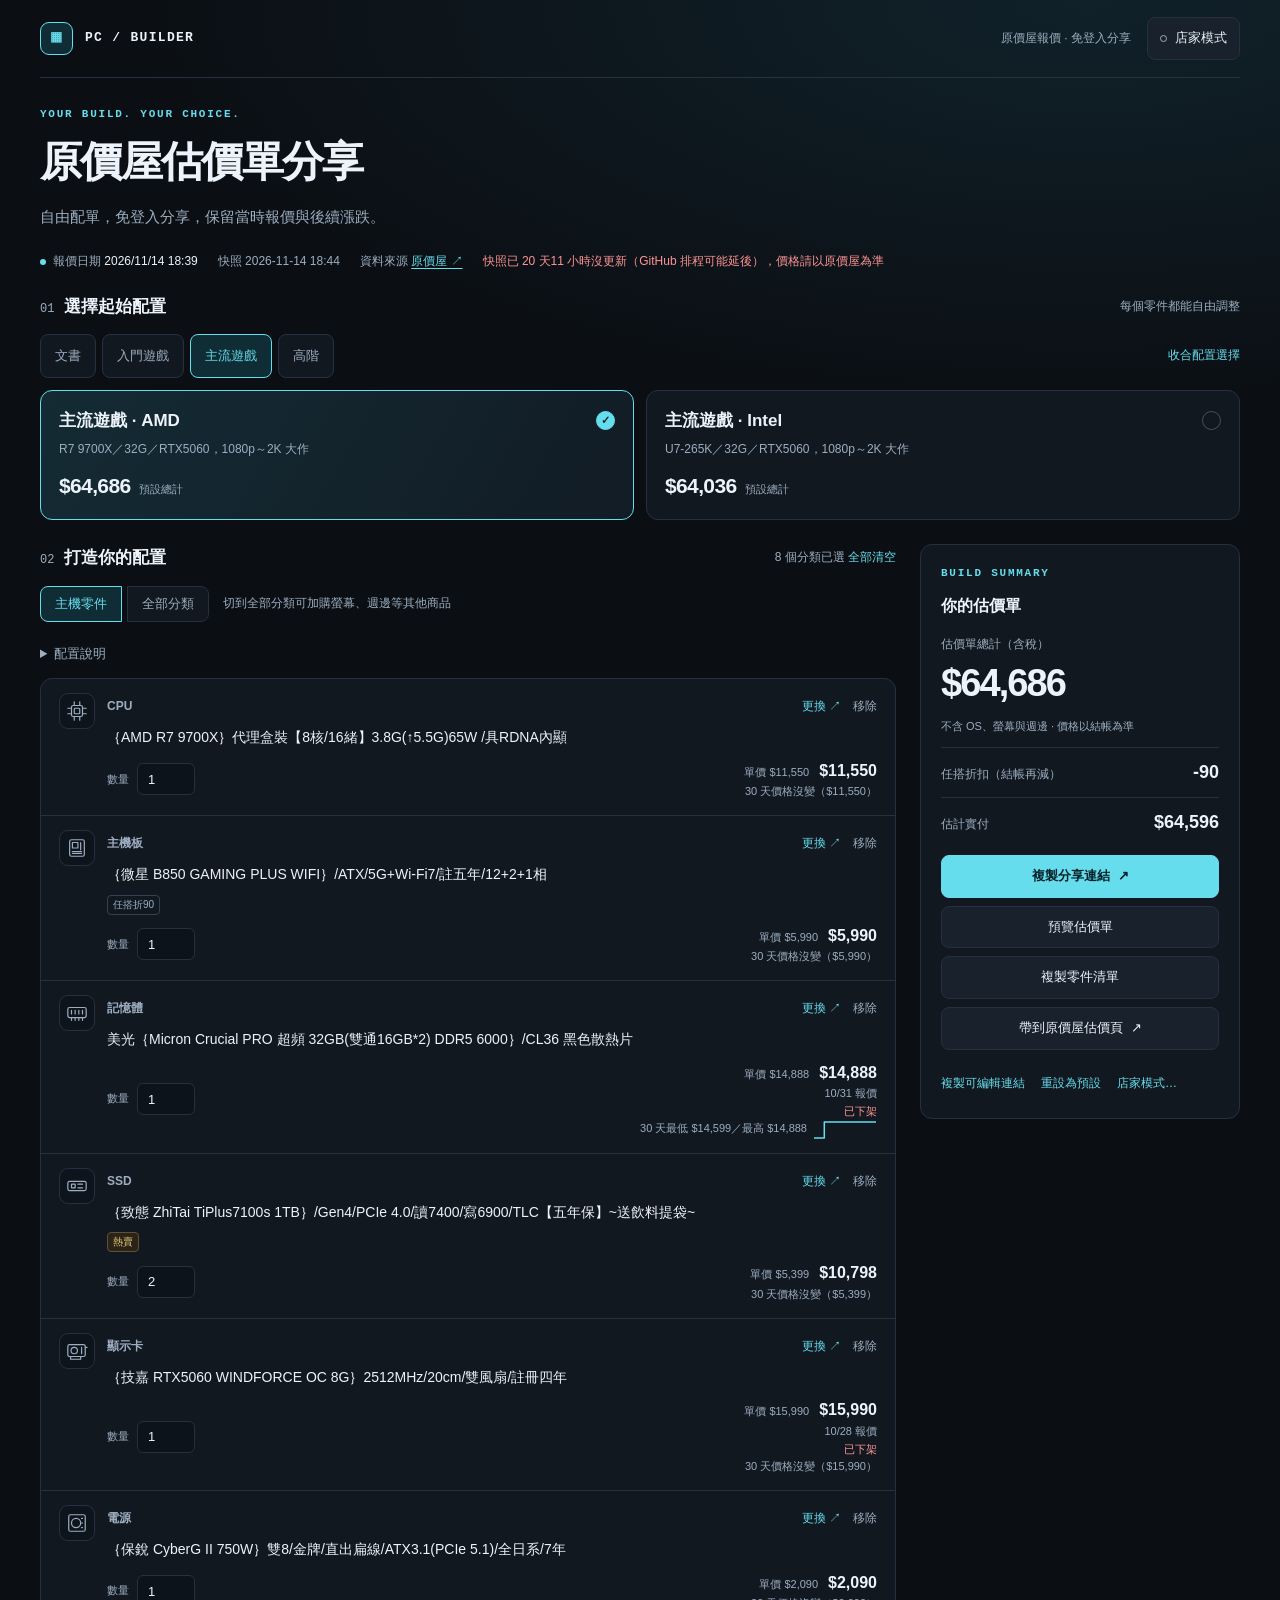
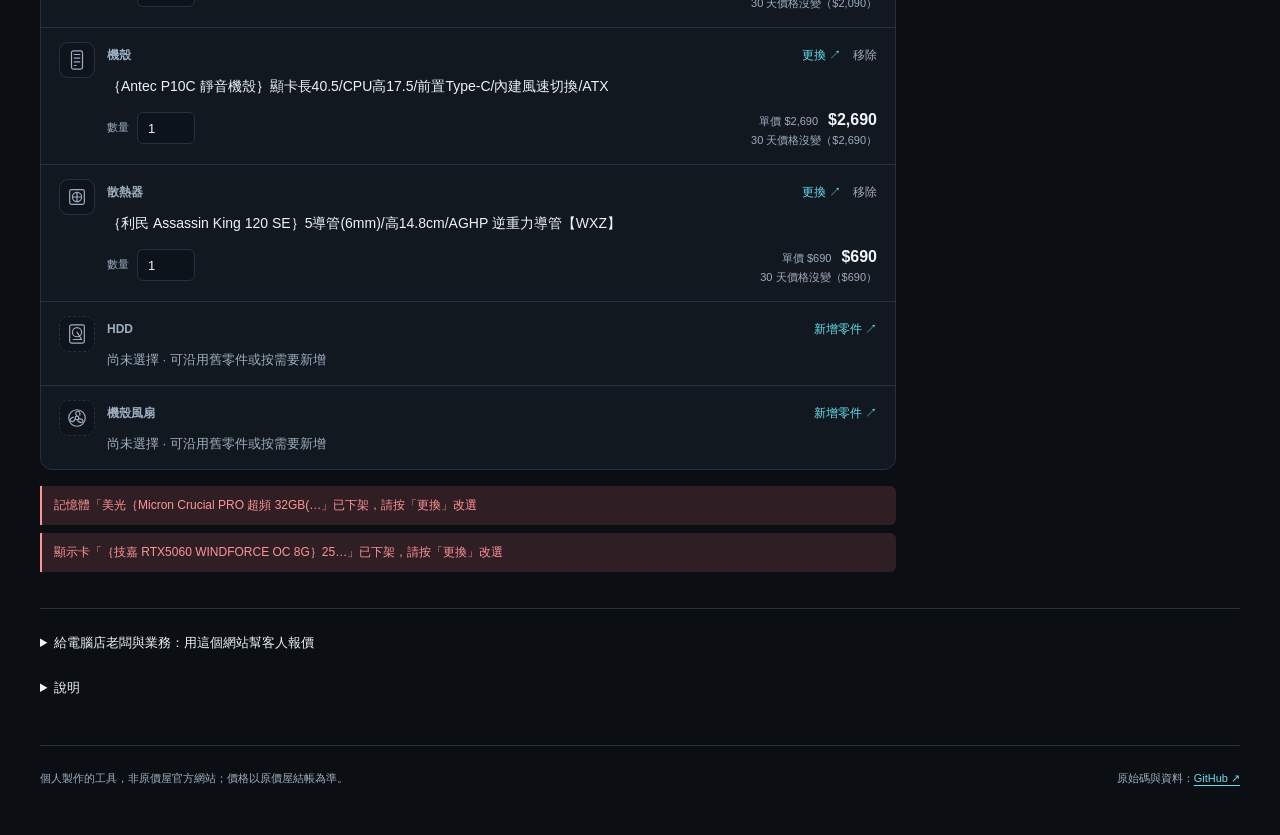
<file: docs/index.html>
<!DOCTYPE html>
<html lang="zh-Hant">
<head>
<meta charset="utf-8">
<meta name="viewport" content="width=device-width, initial-scale=1">
<title>原價屋估價單分享</title>
<meta name="description" content="用原價屋含稅報價配電腦：每個零件都能換，自動提示相容性；整張估價單存成一條連結，日後打開還看得到漲跌。">
<meta property="og:type" content="website">
<meta property="og:title" content="原價屋估價單分享">
<meta property="og:description" content="用原價屋含稅報價配電腦：每個零件都能換，自動提示相容性；整張估價單存成一條連結，日後打開還看得到漲跌。">
<meta property="og:url" content="https://pc.jakeuj.com/">
<meta property="og:site_name" content="原價屋估價單分享">
<meta property="og:locale" content="zh_TW">
<meta property="og:image" content="https://pc.jakeuj.com/social-preview-v1.png">
<meta property="og:image:width" content="1200">
<meta property="og:image:height" content="630">
<meta property="og:image:type" content="image/png">
<meta property="og:image:alt" content="原價屋估價單分享：自由選件、含稅計價，用連結保存完整電腦配置。">
<meta name="twitter:card" content="summary_large_image">
<meta name="twitter:title" content="原價屋估價單分享">
<meta name="twitter:description" content="自由選件、含稅計價，用一條連結保存報價與完整電腦配置。">
<meta name="twitter:image" content="https://pc.jakeuj.com/social-preview-v1.png">
<meta name="twitter:image:alt" content="原價屋估價單分享：自由選件、含稅計價，用連結保存完整電腦配置。">
<meta name="theme-color" content="#0b0f14">
<link rel="canonical" href="https://pc.jakeuj.com/">
<link rel="icon" href="favicon.ico" sizes="16x16 32x32 48x48 96x96">
<link rel="icon" href="favicon-96x96.png" type="image/png" sizes="96x96">
<link rel="icon" href="favicon.svg" type="image/svg+xml" sizes="any">
<link rel="apple-touch-icon" href="apple-touch-icon.png" sizes="180x180">
<link rel="manifest" href="site.webmanifest">
<link rel="stylesheet" href="builder.css?v=20261022-hist2">
</head>
<body>
<main class="wrap">
  <header class="topbar">
    <div class="brand"><span class="brand-mark" aria-hidden="true">▦</span>PC / BUILDER</div>
    <div class="topbar-end">
      <span class="topbar-note">原價屋報價 · 免登入分享</span>
      <button class="b store-entry" id="store-open" aria-haspopup="dialog"><span class="store-dot" aria-hidden="true"></span><span id="store-open-label">店家模式</span></button>
    </div>
  </header>
  <section class="hero" aria-labelledby="title">
    <p class="eyebrow">YOUR BUILD. YOUR CHOICE.</p>
    <h1 id="title">原價屋估價單分享</h1>
    <p class="lead" id="lead">自由配單，免登入分享，保留當時報價與後續漲跌。</p>
  </section>
  <div class="meta" id="meta" aria-live="polite">正在載入原價屋報價…</div>
  <section class="load-state" id="load-state" role="status">
    <h2 id="load-title">準備你的組裝清單</h2>
    <p id="load-message">正在讀取零件與預設配置，請稍候。</p>
    <button class="b" id="retry" hidden>重新載入報價</button>
  </section>
  <section class="sheet-view" id="sheet" aria-labelledby="sheet-title" hidden>
    <div class="sheet-actions" role="group" aria-label="估價單操作">
      <button class="b" id="sheet-edit"><span aria-hidden="true">←</span> 編輯這張估價單</button>
      <div class="sheet-actions-end">
        <button class="b" id="sheet-copy">複製估價單連結</button>
        <button class="b" id="sheet-print">列印／存成 PDF</button>
        <a class="b primary" id="sheet-coolpc" href="https://www.coolpc.com.tw/evaluate.php" target="_blank" rel="noopener" title="在新分頁開啟原價屋官方估價頁，預先選好這張單的品項與數量">帶到原價屋估價頁 <span aria-hidden="true">↗</span></a>
      </div>
    </div>
    <article class="sheet">
      <header class="sheet-head">
        <div>
          <p class="sheet-kicker" lang="en">QUOTATION</p>
          <h1 id="sheet-title" tabindex="-1">估價單</h1>
        </div>
        <p class="sheet-issuer" id="sheet-issuer"><strong id="sheet-site"></strong><span>原價屋含稅報價整理</span></p>
        <div class="sheet-store" id="sheet-store" hidden></div>
        <div class="sheet-qr" id="sheet-qr" hidden></div>
      </header>
      <dl class="sheet-meta" id="sheet-meta"></dl>
      <div class="sheet-top-total"><span id="sheet-top-label">合計（含稅）</span><strong id="sheet-top-total"></strong></div>
      <table class="sheet-table" role="table">
        <caption id="sheet-caption"></caption>
        <colgroup id="sheet-cols"><col class="c-item"><col><col class="c-qty"><col class="c-unit"><col class="c-sub"></colgroup>
        <thead role="rowgroup"><tr role="row" id="sheet-head-row">
          <th scope="col" role="columnheader">項目</th><th scope="col" role="columnheader">品名</th>
          <th scope="col" role="columnheader" class="num">數量</th><th scope="col" role="columnheader" class="num">單價</th><th scope="col" role="columnheader" class="num">小計</th>
        </tr></thead>
        <tbody id="sheet-rows" role="rowgroup"></tbody>
      </table>
      <dl class="sheet-totals" id="sheet-totals"></dl>
      <section class="sheet-notes" aria-labelledby="sheet-notes-title">
        <h2 id="sheet-notes-title">備註</h2>
        <ul id="sheet-notes"></ul>
      </section>
      <footer class="sheet-foot">
        <p id="sheet-disclaimer">本估價單依原價屋線上估價頁（www.coolpc.com.tw）的含稅報價整理，不是原價屋開立的正式報價；價格、庫存與優惠條件以原價屋結帳為準，任搭折扣於結帳時扣除。相容性提示依品名自動判讀，僅供參考。</p>
        <p id="sheet-made"></p>
      </footer>
    </article>
  </section>
  <div id="builder" hidden>
    <section aria-labelledby="preset-title">
      <div class="section-heading"><h2 id="preset-title" tabindex="-1"><span class="step">01</span>選擇起始配置</h2><span>每個零件都能自由調整</span></div>
      <div class="preset-summary" id="preset-summary">
        <div class="preset-current"><strong id="preset-name"></strong><span class="preset-state" id="preset-state"></span></div>
        <div class="preset-amount"><span>目前估價總計</span><strong id="preset-total"></strong></div>
        <button class="b" id="preset-toggle" aria-expanded="false" aria-controls="preset-options">更換配置</button>
      </div>
      <div id="preset-options">
        <div class="purpose-toolbar"><div class="purposes" id="purposes" role="group" aria-label="配置用途"></div><button class="text-button" id="preset-close">收合配置選擇</button></div>
        <div class="tabs" id="tabs" role="group" aria-label="起始配置"></div>
        <button class="b shared-return" id="shared-return" hidden>回到分享的估價單</button>
      </div>
    </section>
    <div class="workspace">
      <section class="parts-panel" aria-labelledby="parts-title">
        <div class="section-heading"><h2 id="parts-title"><span class="step">02</span>打造你的配置</h2><span><span id="part-count"></span> <button class="text-button" id="clear">全部清空</button></span></div>
        <div class="scope" id="scope" role="group" aria-label="零件範圍" hidden>
          <button class="scope-btn" id="scope-pc" aria-pressed="true">主機零件</button>
          <button class="scope-btn" id="scope-all" aria-pressed="false">全部分類</button>
          <span class="scope-hint" id="scope-hint"></span>
        </div>
        <details class="build-note" id="build-note"><summary>配置說明</summary><p class="note" id="bnote"></p></details>
        <p class="note" id="shared-note" hidden></p>
        <div class="chg" id="chg" hidden></div>
        <div class="chg diff" id="diff" hidden></div>
        <div class="parts" id="rows"></div>
        <section class="more" id="more" aria-labelledby="more-title" hidden>
          <div class="section-heading"><h2 id="more-title"><span class="step">03</span>其他商品</h2><span id="more-count"></span></div>
          <p class="note" id="more-note"></p>
          <div class="parts" id="more-rows"></div>
          <button class="b add-more" id="more-add">＋ 從全部分類新增商品</button>
        </section>
        <ul class="warns" id="warns" aria-label="相容性與購買條件提示"></ul>
        <section class="biz" id="biz" aria-labelledby="biz-title" hidden>
          <div class="section-heading"><h2 id="biz-title"><span class="step" id="biz-step">04</span>店家報價</h2><span id="biz-store"></span></div>
          <div class="biz-card" id="biz-edit">
            <div class="biz-row"><span>原價屋合計（含稅）</span><strong id="biz-quoted">–</strong></div>
            <label class="biz-field biz-price" for="biz-price"><span>本店價（整張單）</span>
              <input id="biz-price" type="text" inputmode="numeric" autocomplete="off" placeholder="留空 = 以原價屋合計" aria-describedby="biz-save">
            </label>
            <p class="biz-hint" id="biz-save"></p>
            <div class="biz-stale" id="biz-stale" hidden><p id="biz-stale-text"></p><button type="button" class="b" id="biz-keep">保留本店價</button></div>
            <fieldset class="biz-extras">
              <legend>服務與加價（填 0 顯示「免費」，折抵可填負數）</legend>
              <div id="biz-extras"></div>
              <div class="biz-chips" id="biz-chips" role="group" aria-label="新增服務">
                <button type="button" class="chip" data-name="組裝費">＋ 組裝費</button>
                <button type="button" class="chip" data-name="灌系統">＋ 灌系統</button>
                <button type="button" class="chip" data-name="運費">＋ 運費</button>
                <button type="button" class="chip" data-name="到府收送">＋ 到府收送</button>
                <button type="button" class="chip" data-name="">＋ 自訂</button>
              </div>
            </fieldset>
            <div class="biz-grid">
              <label class="biz-field" for="biz-cust"><span>客戶稱呼</span><input id="biz-cust" maxlength="20" autocomplete="off" placeholder="例如 王先生（只填稱呼）"></label>
              <label class="biz-field" for="biz-until"><span>報價有效期限</span><input id="biz-until" type="date"></label>
            </div>
            <label class="biz-field" for="biz-memo"><span>備註（顯示在估價單上） <small id="biz-memo-count"></small></span>
              <textarea id="biz-memo" maxlength="200" rows="3" placeholder="例如 含組裝測試、保固一年、交期 3 天"></textarea>
            </label>
            <label class="biz-check"><input type="checkbox" id="biz-hide"> 隱藏原價屋單價</label>
            <p class="biz-hint">估價單只列品項、本店價與服務；這只是畫面不顯示，連結與編輯畫面仍看得到原價屋價格。</p>
            <div class="biz-row biz-final"><span>本店合計</span><strong id="biz-final">–</strong></div>
          </div>
          <div class="biz-card" id="biz-view" hidden>
            <p id="biz-view-text"></p>
            <button type="button" class="b" id="biz-adopt" hidden>改用本店報價</button>
          </div>
        </section>
      </section>
      <aside class="summary-card" aria-labelledby="summary-title">
        <p class="eyebrow">BUILD SUMMARY</p>
        <h2 id="summary-title">你的估價單</h2>
        <div class="summary-label" id="total-label">估價單總計（含稅）</div>
        <div class="total" id="total" aria-live="polite">–</div>
        <p class="summary-footnote" id="footnote">不含 OS、螢幕與週邊 · 價格以結帳為準</p>
        <div class="summary-detail" id="refrow" hidden><span>原價屋合計（含稅）</span><strong id="ref">–</strong></div>
        <div class="summary-detail" id="nowrow" hidden><span id="nowlbl">以原價屋現價計</span><strong id="now">–</strong></div>
        <div class="summary-detail" id="offrow" hidden><span id="off-label">任搭折扣（結帳再減）</span><strong id="off">–</strong></div>
        <div class="summary-detail" id="netrow" hidden><span id="net-label">估計實付</span><strong id="net">–</strong></div>
        <div class="btns">
          <button class="b primary" id="share" title="複製唯讀估價單的連結；對方打開可列印，也能按「編輯這張估價單」改單">複製分享連結 <span aria-hidden="true">↗</span></button>
          <button class="b" id="preview">預覽估價單</button>
          <button class="b wide" id="copy">複製零件清單</button>
          <a class="b wide" id="coolpc" href="https://www.coolpc.com.tw/evaluate.php" target="_blank" rel="noopener" title="在新分頁開啟原價屋官方估價頁，預先選好這張單的品項與數量">帶到原價屋估價頁 <span aria-hidden="true">↗</span></a>
          <div class="summary-secondary">
            <button class="text-button" id="share-edit">複製可編輯連結</button>
            <button class="text-button" id="reset">重設為預設</button>
            <button class="text-button" id="requote" hidden>全部改用現價</button>
            <button class="b" id="live" hidden>更新最新報價</button>
            <button class="text-button" id="store-open-summary" aria-haspopup="dialog">店家模式…</button>
          </div>
        </div>
      </aside>
    </div>
  </div>

  <div class="info-card">
    <details open id="reqbox" hidden>
      <summary>遊戲官方系統需求</summary>
      <table class="req" id="req"></table>
      <p class="small" id="reqsrc"></p>
    </details>
    <details id="shopbox">
      <summary>給電腦店老闆與業務：用這個網站幫客人報價</summary>
      <ul class="small shop-points">
        <li>估價單抬頭換成你的店名、業務、電話與 LINE；客人在手機上點電話就能撥號、點 LINE 就能加好友。</li>
        <li>以原價屋含稅報價為基準，填一個「本店價」，估價單會列出比原價屋省多少；也可以勾選隱藏原價屋單價，只給客人看本店價。</li>
        <li>可以加組裝費、灌系統、運費、到府收送等服務（填 0 顯示「免費」），以及客戶稱呼、報價有效期限與備註；店家估價單不會出現「帶到原價屋估價頁」。</li>
        <li>不用註冊：店家資料只存在你的瀏覽器，分享估價單時才寫進連結。老闆設定一次，按「複製店家設定連結」傳給同事，同事打開確認後就能套用。</li>
      </ul>
      <button class="b" id="store-open-info" aria-haspopup="dialog">開啟店家模式</button>
    </details>
    <details>
      <summary>說明</summary>
      <ul class="small" id="notes">
        <li>價格為原價屋線上估價頁的<b>含稅價</b>，不含作業系統、螢幕、鍵盤滑鼠等週邊；原價屋購買整機組裝免費。</li>
        <li>標籤：<span class="flag cond">搭板專案</span> CPU 需與主機板同購才是此價；<span class="flag cond">組裝價 / 裝機價 / 限搭機</span> 需整機組裝才適用（買整機沒問題）；<span class="flag">任搭折N</span> 任搭其他商品再折 N 元，估價頁不會顯示、結帳才減；<span class="flag">下殺</span> 限時價。</li>
        <li>分享的估價單上的 ▲▼ 是「這張單的報價（分享當時的價格）」跟原價屋現價的差額；品名裡的「▼下殺到…」與下方的「價格異動」「下殺」「原價」是原價屋自己的近期調價標示，跟分享連結無關。</li>
        <li>相容性提示（腳位、DDR 世代、顯卡長度、散熱器高度、CPU 內顯、電源瓦數）是從品名自動判讀的，電源瓦數依顯示卡原廠建議值，僅供參考，下單前請再確認。</li>
        <li>零件旁的「30 天最低／最高」與小折線是從每小時快照整理的同型號價格變動，用來看最近是漲是跌、現在的價格算高還是低。搭板價、組裝價等條件價跟一般價分開記；同型號有代理／平輸多件時記最低那件並標「同型號最低款」；只記主機零件分類；30 天內沒變、或上架未滿 30 天，只寫文字不畫折線。</li>
        <li id="note-more" hidden>切到「全部分類」可以另外加購原價屋其他分類的商品（螢幕、鍵鼠、喇叭耳機、作業系統，或第二顆 SSD、散熱膏等），同一類可以加好幾件；選件面板可以選分類，也可以跨分類搜尋。</li>
        <li>「複製分享連結」會把整張估價單（品名、當時價格、日期）存進網址，打開是一張唯讀的估價單：可以列印或存成 PDF，任何時候打開都看得到當初的報價，並標出原價屋現價的漲跌與已下架品項（搭板、裝機價等優惠結束但同型號還在賣的，改跟同型號的現價比）。按「編輯這張估價單」就能改單，改過的品項以現價計，上方會列出跟分享時的內容比換了哪幾格、各差多少，再分享就是新的連結；「複製可編輯連結」打開直接是編輯畫面，「預覽估價單」可以先看看分享出去的樣子。</li>
        <li>分享連結從 2026/10/22 起會壓縮（網址較短），舊連結照樣能開；唯讀估價單右上角有這條連結的 QR Code，列印也會帶著，店家可以直接給客人掃。分享、預覽或打開過的估價單會記在這台裝置的「最近開過」（起始配置區的分頁，記的是快照連結，最多 30 筆，只存在你的瀏覽器，可清除），不用再翻聊天紀錄找連結。</li>
        <li>按「全部清空」可以從空白開始，只分享單一零件（例如只分享記憶體）；按「重設為預設」可以復原。</li>
        <li>「帶到原價屋估價頁」會在新分頁開啟原價屋官方估價頁，預先選好這張單的品項與數量，可以接著在那邊列印或聯絡原價屋。那邊一律是原價屋現價；已下架的品項不會帶入，搭板、裝機價等優惠結束的改帶同型號現行品項。</li>
        <li id="note-live">每小時自動抓取原價屋報價快照；預設配置的零件若下架，會保留原品項並標示「已下架」，請按「更換」改選。</li>
      </ul>
    </details>
  </div>
  <footer class="footer">
    <p>個人製作的工具，非原價屋官方網站；價格以原價屋結帳為準。</p>
    <p>原始碼與資料：<a id="repo" href="https://github.com/jakeuj/architect-pc-builder">GitHub ↗</a></p>
  </footer>
</main>
<div class="mobile-bar" id="mobile-bar" hidden>
  <div class="mobile-amount"><span class="summary-label" id="mobile-label">估價單總計（含稅）</span><strong class="mobile-total" id="mobile-total">–</strong><span class="mobile-net" id="mobile-net" hidden></span></div>
  <div class="mobile-actions">
    <button class="b" id="mobile-preview">預覽</button>
    <button class="b primary" id="mobile-share">複製分享連結 <span aria-hidden="true">↗</span></button>
  </div>
</div>
<dialog id="picker" aria-labelledby="picker-title">
  <div class="picker-shell">
    <header class="picker-header">
      <div class="picker-heading"><div><p class="eyebrow">FIND YOUR COMPONENT</p><h2 id="picker-title">選擇零件</h2></div><button class="b close-button" id="picker-close" aria-label="關閉選件面板">×</button></div>
      <p class="picker-current" id="picker-current"></p>
      <div class="picker-cat" id="picker-cat-wrap" hidden>
        <label class="search-label" for="picker-cat">分類</label>
        <select id="picker-cat"></select>
      </div>
      <label class="search-label" for="picker-search">搜尋品名或分類</label>
      <input type="search" id="picker-search" placeholder="例如 5060、B850、白" autocomplete="off">
      <div class="picker-filters">
        <label class="search-label">規格群組<select id="picker-group"><option value="">全部規格群組</option></select></label>
        <label class="search-label">排序<select id="picker-sort"><option value="source">原價屋順序</option><option value="price-asc">現價單價低到高</option><option value="price-desc">現價單價高到低</option></select></label>
      </div>
      <div class="picker-count" id="picker-count" role="status"></div>
      <p class="picker-delta-note">依目前數量計算，任搭折扣另計</p>
    </header>
    <div class="picker-results" id="picker-results"></div>
  </div>
</dialog>
<dialog id="store" aria-labelledby="store-title">
  <form class="store-shell" id="store-form" novalidate>
    <header class="picker-header">
      <div class="picker-heading"><div><p class="eyebrow">FOR SHOPS</p><h2 id="store-title">店家模式</h2></div><button type="button" class="b close-button" id="store-close" aria-label="關閉店家設定">×</button></div>
      <p class="store-intro">幫客人報價用：估價單抬頭換成你的店名與聯絡方式，可以填本店價、服務費、報價期限，也能隱藏原價屋單價。資料只存在這台裝置的瀏覽器，分享估價單時才會寫進連結。</p>
      <p class="store-import" id="store-import" hidden></p>
    </header>
    <div class="store-body">
      <label class="biz-field" for="store-name"><span>店名（必填）</span><input id="store-name" maxlength="30" autocomplete="organization" required></label>
      <label class="biz-field" for="store-rep"><span>業務姓名</span><input id="store-rep" maxlength="20" autocomplete="name"></label>
      <label class="biz-field" for="store-tel"><span>電話</span><input id="store-tel" type="tel" maxlength="24" autocomplete="tel" placeholder="例如 0912-345-678"></label>
      <label class="biz-field" for="store-line"><span>LINE ID</span><input id="store-line" maxlength="21" autocapitalize="off" autocomplete="off" spellcheck="false" placeholder="例如 abc123，官方帳號 @abc123"></label>
      <label class="biz-field" for="store-addr"><span>地址</span><input id="store-addr" maxlength="60" autocomplete="street-address"></label>
      <label class="biz-field" for="store-tag"><span>標語／服務項目</span><input id="store-tag" maxlength="40" placeholder="例如 組裝・維修・到府收送"></label>
      <label class="biz-check"><input type="checkbox" id="store-on"> 啟用店家模式</label>
      <p class="store-error" id="store-error" role="alert"></p>
    </div>
    <footer class="store-actions">
      <button type="submit" class="b primary" id="store-save">儲存</button>
      <button type="button" class="b" id="store-cancel">取消</button>
      <button type="button" class="text-button" id="store-share">複製店家設定連結（給同事）</button>
      <button type="button" class="text-button remove" id="store-clear">清除這台裝置的店家資料</button>
    </footer>
  </form>
</dialog>
<div id="toast" role="status" aria-live="polite"></div>

<script src="coolpc-live.js?v=20261022-hist2"></script>
<script src="builder-ui.js?v=20261022-hist2"></script>
<script>
(async function(){
  const $ = s => document.querySelector(s);
  const fmt = n => n.toLocaleString('zh-Hant-TW');
  const arrow = n => (n > 0 ? '▲' : '▼') + fmt(Math.abs(n));
  const esc = s => String(s).replace(/[&<>"']/g, c => ({ '&': '&amp;', '<': '&lt;', '>': '&gt;', '"': '&quot;', "'": '&#39;' })[c]);
  const C = CoolPC, U = BuilderUI;
  // 檢視模式的連結先藏起首頁簡介，載入時不會閃一下；最後由 applyMode() 決定
  document.body.classList.toggle('view-mode', C.readLink(location.hash).view);
  $('#retry').onclick = () => location.reload();
  const response = await fetch('data.json?' + Date.now());
  if (!response.ok) throw new Error('HTTP ' + response.status);
  const D = await response.json();
  if (!D.categories || !Array.isArray(D.slots) || !D.builds?.length) throw new Error('報價資料格式不完整');
  let CAT = D.categories;          // 現行型錄；即時更新時整個換掉
  let IDX = C.indexCatalog(CAT);   // 分類 + 品名 -> 品項 (option id 每次抓價都會變，不能當鍵)
  // 全部分類：補集 (data-more.json，或即時模式下的現頁) 併進主機型錄 = 完整型錄，只給其他商品用，需要時才載入
  let ALL = null, IDXA = null, lastParsed = null, morePromise = null, ready = false;
  // 主機格只跟主機型錄比 (加回剔除的群組不影響型號對照)；其他商品 (x) 跟完整型錄比
  const find = r => r.x ? (IDXA ? C.reconcile(r, IDXA) : { item: null, how: null }) : C.reconcile(r, IDX);
  // 列跟現行型錄比：dv = 現價 − 鎖定的報價 (分享當時的價格)；it 為 null = 已下架 (alts = 同型號但挑不出唯一一件)
  // how === 'variant'：同型號還在賣但價格條件變了 (搭板優惠結束…)，it 是同型號現行那件，note 說明怎麼變
  const cmp = r => { const { item: it, how, alts } = find(r); return { it, how, alts, dv: it && r.pin ? it.price - r.pin.price : 0, note: how === 'variant' ? C.condNote(r.name, it.name) : '' }; };
  // 價格歷史 (history.json，build_site.py 產出：分類|型號 -> 價格變動紀錄)：主畫面畫好後背景載入，載入前或沒資料時不顯示
  let HIST = null;
  const histOf = (cat, name) => { const k = HIST && U.historyKey(cat, name); return k && HIST[k] ? U.historyStats(HIST[k], U.isoOfQD(SRC.quote_date)) : null; };
  // 小字「30 天最低／最高」+ 迷你折線 (builder-ui.js)；price = 這件的現價，跟紀錄值不同 (同型號多件：代理 / 平輸，紀錄的是最低那件) 時標「同型號最低款」
  // 視窗內才上架的型號 (since < 30) 寫「上架 N 天」，不說「30 天沒變」
  // histHtml 只放一個帶 data-* 的佔位 span，內容由 fillHist 填：history.json 還沒載好就先空著，載好後只填 span、不重畫卡片 (焦點不會掉)
  const histHtml = (cat, name, price) => `<span class="d hist" data-cat="${cat}" data-name="${esc(name)}"${price != null ? ` data-price="${price}"` : ''}></span>`;
  function histText(cat, name, price){
    const s = histOf(cat, name); if (!s) return '';
    const who = price != null && price !== s.last ? '同型號最低款：' : '';
    const span = s.since < s.days ? (s.since ? `上架 ${s.since} 天` : '今天上架') : '30 天';
    return `${who}${s.flat ? `${span}${s.since < s.days ? '，' : ''}價格沒變（$${fmt(s.min)}）` : `${span}${s.since < s.days ? '：' : ''}最低 $${fmt(s.min)}／最高 $${fmt(s.max)}${U.sparkline(s)}`}`;
  }
  function fillHist(root){
    if (!HIST) return;
    for (const el of root.querySelectorAll('.hist[data-name]')) {
      const text = histText(+el.dataset.cat, el.dataset.name, el.dataset.price == null ? null : +el.dataset.price);
      if (text) el.innerHTML = text; else el.remove();   // 沒資料不留空行
      el.removeAttribute('data-name');
    }
  }
  // 第一次進編輯畫面才載 (唯讀估價單不顯示歷史)；不加 ?時間戳：GitHub Pages 的 CDN 不看 query，加了只會讓瀏覽器永遠不能用快取與 ETag
  let histLoading = false;
  async function loadHistory(){
    if (HIST || histLoading || mode !== 'edit') return;
    histLoading = true;
    try {
      const r = await fetch('history.json'); if (!r.ok) return;
      const h = await r.json(); if (!h || typeof h !== 'object' || Array.isArray(h)) return;
      HIST = h;
      fillHist(document);
    } catch (e) { console.warn('價格歷史載入失敗：', e); }
  }

  // 目前型錄來源：快照 (data.json) 或即時抓取
  const SRC = { live: false, quote_date: D.quote_date, at: D.generated.slice(0,16).replace('T',' ') };
  function meta(status){
    $('#meta').innerHTML = `<span><i class="source-dot" aria-hidden="true"></i>報價日期 <b>${esc(SRC.quote_date)}</b></span><span>${SRC.live ? '即時抓取' : '快照'} ${esc(SRC.at)}</span><span>資料來源 <a href="${esc(D.source)}" target="_blank" rel="noopener">原價屋 ↗</a></span>` + (status ? `<span>${status}</span>` : '') + staleNote();
  }
  // 快照超過 24 小時沒更新 (generated 在內容沒變時沿用上次值，報價一天通常變 1～2 次，門檻太低會誤報)；即時模式不提示
  function staleNote(){
    const h = SRC.live ? null : U.snapshotAgeHours(D.generated);
    return h != null && h >= 24 ? `<span class="stale">快照已 ${Math.floor(h / 24)} 天${Math.floor(h % 24)} 小時沒更新（GitHub 排程可能延後），價格請以原價屋為準</span>` : '';
  }
  meta();
  $('#repo').href = D.repo || '#';
  document.title = D.title; $('#title').textContent = D.title;
  if (D.subtitle) { $('#lead').textContent = D.subtitle; $('#lead').hidden = false; }
  for (const n of [...(D.notes || [])].reverse()) $('#notes').insertAdjacentHTML('afterbegin', `<li>${n}</li>`);

  // 遊戲需求
  if (D.game) {
    $('#reqbox').hidden = false;
    const keys = Object.keys(D.game.min || {});
    $('#req').innerHTML = '<tr><th></th><th>最低配備</th><th>建議配備</th></tr>' + keys.map(k => `<tr><th>${k}</th><td>${D.game.min[k]}</td><td>${(D.game.rec || {})[k] || ''}</td></tr>`).join('');
    $('#reqsrc').innerHTML = `來源：<a href="${D.game.url}" target="_blank" rel="noopener">${D.game.name} 官方頁面</a>`;
  } else { $('#reqbox').hidden = true; }

  // ---- 估價單 ----
  // 分頁 tab = {kind: 'preset' | 'shared', key, label, sub, note, d?, base?, raw?, rows, more, issuer, biz, orig: {rows, more, biz, issuer}}
  // rows = {slot: row | null}；more = [row] 其他商品 (全部分類，可多件)；row = {cat, name, qty, pin, x?}
  //   pin = {price, d} 鎖定的報價 (分享連結的每一列、已下架的預設品項)；null = 跟著現行型錄的價格
  //   x = 其他商品的列 (跟完整型錄對照)
  // issuer = 分享連結帶來的店家；biz = 店家報價 (見 coolpc-live.js normBiz)，每個分頁各自一份
  const mkRow = (cat, name, qty, pin, x) => x ? { cat, name, qty, pin: pin || null, x: true } : { cat, name, qty, pin: pin || null };
  const clone = o => JSON.parse(JSON.stringify(o));
  const rowsDirty = t => JSON.stringify({ rows: t.rows, more: t.more }) !== JSON.stringify({ rows: t.orig.rows, more: t.orig.more });
  const bizDirty = t => JSON.stringify(C.normBiz(t.biz)) !== JSON.stringify(C.normBiz(t.orig.biz));
  const dirty = t => rowsDirty(t) || bizDirty(t);

  // ---- 店家模式：本機店家資料 profile = {on, name, rep, tel, line, addr, tag}，只存在這台裝置 ----
  // 自己的單 (owned) 才能填店家報價；別家店的單維持原店家，分享時 issuerFor 決定估價單抬頭
  const STORE_LS = 'coolpc.store';
  let profile = null;
  try { const p = JSON.parse(localStorage.getItem(STORE_LS) || 'null'), s = C.cleanStore(p); if (s) profile = { on: !!p.on, ...s }; } catch (e) {}
  const storeOn = () => U.storeOn(profile);
  const owned = t => U.owned(profile, t);
  const issuerFor = t => U.issuerFor(profile, t);
  const sameIssuer = (a, b) => JSON.stringify(C.cleanStore(a)) === JSON.stringify(C.cleanStore(b));
  const allRows = s => [...Object.values(s.rows).filter(Boolean), ...s.more];  // s = 分頁或其 orig
  const MAX_MORE = 40;
  const MORE = D.more ? { key: '+', label: '其他商品', cats: D.more.cats.map(c => c.id), multi: true } : null;
  const catName = id => { const c = (D.more && D.more.cats.find(x => x.id === id)) || CAT[id]; return c ? c.name.split('｜')[0] : '分類 ' + id; };
  // 估價單上的每一列 (主機格依欄位順序，再接其他商品)：{slot, label, r}
  const entries = t => [...D.slots.filter(s => t.rows[s.key]).map(s => ({ slot: s.key, label: s.label, r: t.rows[s.key] })),
    ...t.more.map(r => ({ slot: '+', label: catName(r.cat), r }))];
  const shortDate = s => { const m = String(s).match(/\d{4}\/(\d{1,2}\/\d{1,2})/); return m ? m[1] : s; };

  const tabs = [];
  for (const b of D.builds) {
    const rows = {};
    for (const s of D.slots) { const it = b.items[s.key];
      rows[s.key] = it ? mkRow(it.cat, it.name, it.qty || 1, it.gone ? { price: it.price, d: it.d || D.quote_date } : null) : null; }
    const [label, sub] = b.name.split(' — ');
    tabs.push({ kind: 'preset', key: b.key, label, sub: sub || '', note: b.note, purpose: b.purpose, platform: b.platform, rows, more: [], issuer: null, biz: null,
      orig: clone({ rows, more: [], biz: null, issuer: null }) });
  }
  const presets = tabs.slice();

  // ---- 最近開過的估價單：分享或預覽時存這台裝置的 localStorage (最多 30 筆，不上伺服器)，起始配置區的「最近開過」分頁可一鍵開回 ----
  const RECENT_LS = 'coolpc.recent';
  let recent = [];
  try { recent = U.recentClean(JSON.parse(localStorage.getItem(RECENT_LS) || '[]')); } catch (e) {}
  function rememberRecent(hash){
    if (!hash || isEmpty(cur)) return;
    const T = C.totals(allRows(cur), find), B = issuerFor(cur) ? C.bizTotals(T.quoted, cur.biz) : null;
    const next = U.recentUpsert(recent, { n: quoteName(cur), d: quoteDate(cur), total: B ? B.final : T.quoted, hash, at: C.isoDate() });
    if (JSON.stringify(next) === JSON.stringify(recent)) return;
    recent = next;
    try { localStorage.setItem(RECENT_LS, JSON.stringify(recent)); } catch (e) {}
  }
  function openRecent(hash){ if (location.hash === hash) location.reload(); else location.hash = hash; }

  // 從網址還原：#q=<估價單快照> → #b=<預設配置> → 預設中間那套；前面多 v=1 就先開唯讀估價單 (檢視模式)
  const L = C.readLink(location.hash);
  let cur = null, startMsg = '', viewable = false;
  if (L.q !== null) {
    try {
      const q = await C.decodeQuote(L.q, MORE ? [...D.slots, MORE] : D.slots);
      const rows = {}, more = []; for (const s of D.slots) rows[s.key] = null;
      for (const r of q.rows) { const row = mkRow(r.cat, r.name, r.qty, { price: r.price, d: r.d }, r.slot === '+'); if (row.x) more.push(row); else rows[r.slot] = row; }
      const base = presets.find(t => t.key === q.b);
      cur = { kind: 'shared', key: '_q', label: '分享的估價單', sub: q.n || (base ? base.label : ''), d: q.d, base: q.b, raw: L.q, rows, more,
        issuer: q.issuer, biz: q.biz, orig: clone({ rows, more, biz: q.biz, issuer: q.issuer }),
        note: q.issuer
          ? `這是「${q.issuer.name}」在 ${q.d || '先前'} 開的估價單：單價是當時原價屋的報價，上方列出跟原價屋現價比的漲跌與已下架品項。改選零件後以現價計，本店價需向店家重新確認；按「複製分享連結」會產生新的連結。`
          : `這是 ${q.d || '先前'} 的估價單快照：單價是當時的報價，上方列出跟原價屋現價比的漲跌與已下架品項。可以直接改選零件（選件面板是原價屋目前的品項），改過的以現價計；按「複製分享連結」會產生新的連結。` };
      tabs.unshift(cur);
      viewable = true;
      if (q.dropped) startMsg = `連結裡有 ${q.dropped} 個品項格式不符，已略過`;
    } catch (e) { startMsg = `分享連結無法讀取（${e.message}），先顯示預設配置`; }
  }
  if (!cur) {
    const p = presets.find(t => t.key === L.b);
    cur = p || presets[Math.min(1, presets.length - 1)];
    viewable = !!p && L.q === null;
    if (L.legacy) startMsg = '舊版連結的自選零件無法還原（原價屋品項編號會變動），先顯示預設配置';
  }
  // 檢視模式只給解得開的分享單或對得到的預設配置；壞連結退回編輯模式，不把預設配置當成別人的估價單顯示
  let mode = L.view && viewable ? 'view' : 'edit', returnFocus = null, scrollBack = 0;
  let presetExpanded = !viewable || !!startMsg;
  let selectedPurpose = U.purposeOf(cur.kind === 'shared' ? presets.find(t => t.key === cur.base) || {} : cur);

  // 全部分類：開關每位訪客記住；分享單有其他商品時先載入完整型錄再畫，開關開著就背景預載
  let showAll = false;
  try { showAll = !!MORE && localStorage.getItem('coolpc.allCategories') === '1'; } catch (e) {}
  async function fetchMore(){
    const r = await fetch(D.more.url + '?' + Date.now());
    if (!r.ok) throw new Error('HTTP ' + r.status);
    const M = await r.json();
    if (!M.categories) throw new Error('全部分類資料格式不完整');
    return M.categories;
  }
  function ensureMore(){
    if (!MORE) return Promise.resolve(false);
    if (ALL) return Promise.resolve(true);
    if (!morePromise) morePromise = (async () => {
      try {
        const fetched = lastParsed ? null : await fetchMore();
        ALL = C.mergeCatalog(CAT, lastParsed ? C.selectRest(lastParsed, D.slots, D.filters) : fetched);
        IDXA = C.indexCatalog(ALL);
        // 先前載入失敗、已經以報價顯示的其他商品，改用現價重畫
        if (ready && tabs.some(t => t.more.length || t.orig.more.length)) { buildTabs(); select(cur); }
        return true;
      } catch (e) {
        console.error('無法載入全部分類：', e);
        morePromise = null; ALL = IDXA = null;
        toast('全部分類的報價暫時載入失敗，請稍後再試', 3000);
        return false;
      }
    })();
    return morePromise;
  }
  if (cur.more.length) await ensureMore();
  else if (showAll) ensureMore();

  // 用途只篩選；卡片 key 對應方案，不依 DOM 子元素的順序。
  const tabsEl = $('#tabs');
  function buildTabs(){
    const purposes = [...U.purposesFor(presets), ...(recent.length ? [['recent', '最近開過']] : [])];
    if (!purposes.some(([key]) => key === selectedPurpose)) selectedPurpose = purposes[0][0];
    const purposesEl = $('#purposes'); purposesEl.replaceChildren();
    for (const [key, label] of purposes) {
      const button = document.createElement('button'); button.className = 'purpose-button'; button.textContent = label;
      button.dataset.purpose = key; button.setAttribute('aria-pressed', String(key === selectedPurpose));
      button.onclick = () => { selectedPurpose = key; buildTabs(); $('#purposes').querySelector(`[data-purpose="${key}"]`).focus({ preventScroll: true }); };
      purposesEl.appendChild(button);
    }
    tabsEl.replaceChildren();
    if (selectedPurpose === 'recent') { renderRecentTabs(); $('#shared-return').hidden = !tabs.some(t => t.kind === 'shared'); return; }
    for (const t of presets.filter(t => U.purposeOf(t) === selectedPurpose)) {
      const T = C.totals(allRows(t.orig), find);
      const el = document.createElement('button'); el.className = 'tab' + (t === cur ? ' on' : ''); el.dataset.key = t.key;
      el.setAttribute('aria-pressed', String(t === cur));
      el.innerHTML = `<div class="tab-title">${esc(t.label)}<span class="tab-check" aria-hidden="true">✓</span></div><small>${esc(t.sub || '自由調整每個零件')}</small><div class="tab-price">$${fmt(T.quoted)}<span>預設總計</span></div>`;
      el.onclick = () => { presetExpanded = false; select(t); $('#preset-toggle').focus({ preventScroll: true }); };
      tabsEl.appendChild(el);
    }
    $('#shared-return').hidden = !tabs.some(t => t.kind === 'shared');
  }

  // 「最近開過」：每筆是分享 / 預覽 / 打開過的估價單快照連結，點了直接開 (重新載入)；清除只刪這台裝置的紀錄
  // 目前開著的那張 (連結裡的 q 跟這張單一樣) 標 .on 與 aria-current (markRecent)；這些卡片沒有 dataset.key，renderPreset 的 aria-pressed 不會動它們
  let recentSync = false;
  function markRecent(){
    const cards = tabsEl.querySelectorAll('.tab.recent');
    if (!cards.length) return;
    const curQ = cur.kind === 'shared' && !dirty(cur) ? cur.raw : encodedNow(cur);
    // 壓縮結果還沒算 (剛載入預設配置) 就算一次再補標記
    if (!curQ && !isEmpty(cur) && !recentSync) { recentSync = true; encoded(cur).then(() => { recentSync = false; markRecent(); }, () => { recentSync = false; }); }
    for (const el of cards) {
      const on = !!curQ && C.readLink(el.dataset.hash).q === curQ;
      el.classList.toggle('on', on);
      if (on) el.setAttribute('aria-current', 'true'); else el.removeAttribute('aria-current');
    }
  }
  function renderRecentTabs(){
    for (const e of recent) {
      const el = document.createElement('button'); el.className = 'tab recent'; el.dataset.hash = e.hash;
      el.innerHTML = `<div class="tab-title">${esc(e.n)}<span class="tab-check" aria-hidden="true">✓</span></div><small>報價日期 ${esc(e.d)}${e.at ? '・最近使用 ' + esc(dateText(e.at)) : ''}</small><div class="tab-price">$${fmt(e.total)}<span>合計</span></div>`;
      el.onclick = () => openRecent(e.hash);
      tabsEl.appendChild(el);
    }
    const clear = document.createElement('button'); clear.className = 'text-button remove recent-clear'; clear.textContent = '清除這台裝置的「最近開過」紀錄';
    clear.onclick = () => {
      if (!confirm('清除「最近開過」的紀錄？只刪這台裝置的清單，已分享的連結不受影響。')) return;
      recent = [];
      try { localStorage.removeItem(RECENT_LS); } catch (e) {}
      selectedPurpose = U.purposeOf(cur.kind === 'shared' ? presets.find(t => t.key === cur.base) || {} : cur);
      buildTabs(); toast('已清除最近開過的紀錄');
      $('#purposes').querySelector('[aria-pressed="true"]')?.focus({ preventScroll: true });
    };
    tabsEl.appendChild(clear);
    markRecent();
  }

  function renderPreset(){
    $('#preset-summary').hidden = presetExpanded;
    $('#preset-options').hidden = !presetExpanded;
    $('#preset-toggle').setAttribute('aria-expanded', String(presetExpanded));
    $('#preset-name').textContent = cur.kind === 'shared' ? cur.sub || cur.label : cur.label;
    $('#preset-state').textContent = dirty(cur) ? '已調整' : cur.kind === 'shared' ? '分享時內容' : '預設配置';
    $('#preset-total').textContent = '$' + fmt(C.totals(allRows(cur), find).quoted);
    for (const el of tabsEl.children) {
      if (!('key' in el.dataset)) continue;   // 最近開過的卡片 (markRecent 處理) 與清除按鈕
      const on = el.dataset.key === cur.key;
      el.classList.toggle('on', on); el.setAttribute('aria-pressed', String(on));
    }
    markRecent();
  }

  function select(t){
    cur = t;
    const note = $('#build-note'); note.hidden = t.kind === 'shared'; note.open = false;
    $('#bnote').textContent = t.note;
    $('#shared-note').hidden = t.kind !== 'shared'; $('#shared-note').textContent = t.kind === 'shared' ? t.note : '';
    $('#reset').textContent = t.kind === 'shared' ? '還原分享時的內容' : '重設為預設';
    render();
  }
  $('#preset-toggle').onclick = () => {
    selectedPurpose = U.purposeOf(cur.kind === 'shared' ? presets.find(t => t.key === cur.base) || {} : cur);
    presetExpanded = true; buildTabs(); renderPreset();
    $('#purposes').querySelector('[aria-pressed="true"]').focus({ preventScroll: true });
  };
  $('#preset-close').onclick = () => { presetExpanded = false; renderPreset(); $('#preset-toggle').focus({ preventScroll: true }); };
  $('#shared-return').onclick = () => { presetExpanded = false; select(tabs.find(t => t.kind === 'shared')); $('#preset-toggle').focus({ preventScroll: true }); };

  // 已下架：目前型錄查不到。快照比型錄還新時 (即時報價還沒載入) 可能只是型錄太舊；其他商品則可能是完整型錄沒載入成功
  const goneText = r => r.x && !IDXA ? '其他分類的報價載入失敗' : r.pin && C.parseQD(r.pin.d) > C.parseQD(SRC.quote_date) ? `目前價格資料（${SRC.quote_date}）查無，可能是較新的品項` : '已下架';
  const altsText = alts => alts ? `；同型號還有 ${alts.length} 件，請按「更換」挑選` : '';

  const iconPaths = {
    cpu: '<rect x="6" y="6" width="12" height="12" rx="2"/><path d="M9 2v4m6-4v4M9 18v4m6-4v4M2 9h4m-4 6h4m12-6h4m-4 6h4"/><rect x="9" y="9" width="6" height="6" rx="1"/>',
    mb: '<rect x="4" y="3" width="16" height="18" rx="2"/><rect x="7" y="6" width="6" height="6"/><path d="M16 6v8M7 16h10M7 18h10"/>',
    ram: '<rect x="2" y="6" width="20" height="11" rx="2"/><path d="M6 9v4m4-4v4m4-4v4m4-4v4M6 17v3m4-3v3m4-3v3m4-3v3"/>',
    ssd: '<rect x="2" y="7" width="20" height="10" rx="2"/><rect x="6" y="10" width="4" height="4"/><path d="M13 10h5m-5 4h5"/>',
    vga: '<rect x="2" y="5" width="19" height="13" rx="2"/><circle cx="9" cy="11.5" r="3.5"/><path d="M17 8v7M5 18v3h11v-3M21 8h2"/>',
    psu: '<rect x="3" y="3" width="18" height="18" rx="2"/><circle cx="11" cy="12" r="5"/><path d="M17 7h1m-1 5h1m-1 5h1"/>',
    case: '<rect x="6" y="2" width="12" height="20" rx="2"/><path d="M9 6h6M9 10h6m-6 4h6m-6 4h2"/>',
    cooler: '<rect x="4" y="4" width="16" height="16" rx="2"/><circle cx="12" cy="12" r="5"/><path d="M12 7v10M7 12h10"/>',
    hdd: '<rect x="4" y="2" width="16" height="20" rx="2"/><circle cx="12" cy="10" r="5"/><path d="m12 10 5 8H8"/>',
    fan: '<circle cx="12" cy="12" r="9"/><circle cx="12" cy="12" r="2"/><path d="M12 10c-5-6 5-8 3-1m-1 4c8-1 4 8-1 2m-3-2c-3 7-9 0-2-2"/>',
    // 其他商品：c<分類編號>，沒有專屬圖示的用 box
    c13: '<rect x="2" y="4" width="20" height="13" rx="2"/><path d="M8 21h8m-4-4v4"/>',
    c17: '<rect x="2" y="6" width="20" height="12" rx="2"/><path d="M6 10h1m3 0h1m3 0h1m3 0h1M7 14h10"/>',
    c18: '<rect x="6" y="3" width="12" height="18" rx="6"/><path d="M12 7v4"/>',
    c22: '<path d="M4 15v-3a8 8 0 0 1 16 0v3"/><rect x="2" y="14" width="5" height="7" rx="2"/><rect x="17" y="14" width="5" height="7" rx="2"/>',
    box: '<path d="M3 7.5 12 3l9 4.5v9L12 21l-9-4.5z"/><path d="m3 7.5 9 4.5 9-4.5M12 12v9"/>'
  };
  const icon = key => `<svg viewBox="0 0 24 24" fill="none" stroke="currentColor" stroke-width="1.3" stroke-linecap="round" stroke-linejoin="round" aria-hidden="true">${iconPaths[key] || iconPaths.box}</svg>`;
  const flagsOf = it => it ? it.flags.map(f => `<span title="原價屋的標示" class="flag ${f === '熱賣' ? 'hot' : /搭板|組裝價|裝機價|限搭機|限組裝|訂購/.test(f) ? 'cond' : ''}">${esc(f)}</span>`).join('') + (it.list_price ? `<span class="flag">原價 ${fmt(it.list_price)}</span>` : '') : '';

  // 選件面板的搜尋與焦點獨立於估價單重繪。
  // picking = {slot} 主機格；{index} 其他商品 (index = null 為新增)
  const picker = $('#picker');
  let picking = null;
  function candidatePicking(){ return picking.slot ? { slot: picking.slot.key } : { index: picking.index }; }
  function applyCandidate(cat, name){
    const result = U.selectCandidate(cur, candidatePicking(), { cat, name });
    if (result.error) return toast(result.error);
    cur.rows = result.selection.rows; cur.more = result.selection.more;
    render(); if (result.notice) toast(result.notice);
    picker.close();
  }
  let pickerEntries = [];
  function preparePickerGroups(){
    const more = !picking.slot, category = more ? $('#picker-cat').value : '';
    const cats = more ? Object.values(ALL).filter(c => !category || String(c.id) === category)
      : picking.slot.cats.map(id => CAT[id]).filter(Boolean);
    pickerEntries = U.catalogEntries(cats);
    const groups = new Map(pickerEntries.map(entry => [entry.groupKey, entry]));
    $('#picker-group').innerHTML = '<option value="">全部規格群組</option>' + [...groups.values()].map(entry =>
      `<option value="${esc(entry.groupKey)}">${esc((cats.length > 1 ? entry.category + ' · ' : '') + entry.group)}</option>`).join('');
    $('#picker-group').value = '';
  }
  function renderPicker(){
    const query = $('#picker-search').value, sort = $('#picker-sort').value;
    const results = $('#picker-results'), more = !picking.slot, catSel = more ? $('#picker-cat').value : '';
    const current = more ? (picking.index != null ? cur.more[picking.index] : null) : cur.rows[picking.slot.key];
    const cm = current ? find(current) : null;
    const currentItem = cm && cm.how !== 'variant' ? cm.item : null, sameModel = cm && cm.how === 'variant' ? cm.item : null;
    results.replaceChildren();
    // 全分類無查詢時只顯示入口；群組也可用來限定範圍。
    if (more && !catSel && !query.trim() && !$('#picker-group').value) {
      const hint = document.createElement('p'); hint.className = 'no-results';
      hint.textContent = '輸入關鍵字跨分類搜尋，或從上方選一個分類或規格群組。'; results.appendChild(hint);
      $('#picker-count').textContent = `原價屋全部 ${Object.keys(ALL).length} 類`;
      return;
    }
    const limit = more && !catSel ? 300 : Infinity;
    const found = U.searchEntries(pickerEntries, { query, group: $('#picker-group').value, sort, limit });
    const prefix = more ? !catSel : picking.slot.cats.length > 1;
    let previousGroup = null;
    for (const entry of found.entries) {
      const { cat, category, group, groupKey, item: it } = entry;
      if (sort === 'source' && previousGroup !== groupKey) {
        const h = document.createElement('h3'); h.className = 'picker-group';
        h.textContent = (prefix ? category + ' · ' : '') + group; results.appendChild(h); previousGroup = groupKey;
      }
      const selected = currentItem && C.key(currentItem.cat, currentItem.name) === C.key(cat, it.name);
      const same = sameModel && C.key(sameModel.cat, sameModel.name) === C.key(cat, it.name);
      const preview = U.previewCandidate(cur, candidatePicking(), { cat, name: it.name }, find, C.totals);
      const delta = preview.error ? preview.error : preview.notice && !preview.delta ? preview.notice
        : preview.delta === 0 ? '估價總計不變' : more && picking.index == null
          ? `加入後增加 $${fmt(preview.delta)}`
          : `估價總計${preview.delta < 0 ? '省' : '增加'} $${fmt(Math.abs(preview.delta))}`;
      const button = document.createElement('button'); button.className = 'picker-item';
      button.dataset.cat = cat; button.dataset.name = it.name;
      if (!preview.error) button.dataset.delta = preview.delta;
      button.setAttribute('aria-pressed', String(!!selected));
      button.innerHTML = (sort !== 'source' ? `<span class="picker-item-group">${esc((prefix ? category + ' · ' : '') + group)}</span>` : '')
        + `<span class="picker-name">${esc(it.name)}</span><span class="flags">${flagsOf(it)}</span><span class="picker-price">$${fmt(it.price)}<small>${selected ? '目前選擇 ✓' : same ? '同型號現行品項' : '選擇此零件'}</small></span>${histHtml(cat, it.name, it.price)}`
        + `<span class="picker-delta${!preview.error && preview.delta < 0 ? ' down' : ''}">${esc(delta)}</span>`;
      button.onclick = () => applyCandidate(cat, it.name); results.appendChild(button);
    }
    $('#picker-count').textContent = `符合 ${fmt(found.count)} 個品項 · 顯示 ${fmt(found.entries.length)} 個`
      + (found.count > found.entries.length ? '；請加關鍵字或選分類縮小範圍' : ' · 現價含稅單價');
    if (!found.count) {
      const empty = document.createElement('p'); empty.className = 'no-results';
      empty.textContent = '找不到符合的零件，試試減少關鍵字或切回全部規格群組。'; results.appendChild(empty);
    }
    fillHist(results);
    results.scrollTop = 0;
  }
  function showPicker(title, r, more){
    const m = r ? find(r) : null;
    $('#picker-title').textContent = title;
    $('#picker-current').textContent = r ? `目前選擇：${m.item && m.how !== 'variant' ? m.item.name : r.name}`
      : more ? '原價屋全部分類都能選，同一類可以加好幾件。' : '目前未選擇，從下方型錄新增零件。';
    $('#picker-cat-wrap').hidden = !more;
    const examples = { cpu: '例如 9700X', mb: '例如 B850 WIFI', ram: '例如 32GB 6000', ssd: '例如 1TB Gen4', vga: '例如 RTX5060', psu: '例如 750W ATX3.1', case: '例如 靜音 Type-C', cooler: '例如 利民 120', hdd: '例如 4TB', fan: '例如 12cm 白' };
    $('#picker-search').placeholder = more ? '例如 27吋、機械鍵盤、Windows' : examples[picking.slot.key] || '輸入型號或規格，多個關鍵字用空白分隔';
    $('#picker-sort').value = 'source'; preparePickerGroups();
    // 已下架但同型號有多件：先用型號篩選，方便挑
    $('#picker-search').value = m && !m.item && m.alts ? C.modelOf(r.name) : '';
    renderPicker();
    picker.showModal();
    $('#picker-search').focus({ preventScroll: true });
  }
  function openPicker(slot){
    picking = { slot, focus: 'choose-' + slot.key };
    showPicker('選擇' + slot.label, cur.rows[slot.key], false);
  }
  async function openMorePicker(index){
    if (!(await ensureMore())) return;
    const r = index != null ? cur.more[index] : null;
    picking = { index, focus: r ? 'choose-x' + index : 'more-add' };
    const n = c => c.groups.reduce((a, g) => a + g.items.length, 0);
    $('#picker-cat').innerHTML = `<option value="">全部分類（${fmt(Object.values(ALL).reduce((a, c) => a + n(c), 0))} 項）</option>`
      + Object.values(ALL).map(c => `<option value="${c.id}">${c.id}. ${esc(c.name)}（${fmt(n(c))}）</option>`).join('');
    $('#picker-cat').value = r && ALL[r.cat] ? String(r.cat) : '';
    showPicker(r ? '更換' + catName(r.cat) : '新增其他商品', r, true);
  }
  $('#picker-search').oninput = renderPicker;
  $('#picker-cat').onchange = () => { preparePickerGroups(); renderPicker(); };
  $('#picker-group').onchange = $('#picker-sort').onchange = renderPicker;
  $('#picker-close').onclick = () => picker.close();
  picker.addEventListener('keydown', event => {
    if (event.key === 'Escape') { event.preventDefault(); picker.close(); }
  });
  picker.addEventListener('close', () => {
    if (picking) document.getElementById(picking.focus)?.focus({ preventScroll: true });
  });

  const num = (re, s) => { const m = s.match(re); return m ? parseFloat(m[1]) : null; };
  const socket = s => { const m = s.match(/AM4|AM5|1851|1700|1151|1150|4677|4710|sTR5|TRX50|WRX90/); return m ? m[0].replace(/TRX50|WRX90/, 'sTR5') : null; };
  const ddr = s => { const m = s.match(/DDR[345]/); return m ? m[0] : null; };

  // view = 唯讀估價單的備註：下架狀態已標在各列，也不寫「按更換」這類編輯指示
  // store = 店家估價單：只留相容性提示，不寫原價屋的購買條件 (搭板、組裝價) 與資料載入狀態
  function warnings(view, store){
    const w = [];
    const g = k => cur.rows[k] ? find(cur.rows[k]).item : null;
    const cpu = g('cpu'), mb = g('mb'), ram = g('ram'), vga = g('vga'), cs = g('case'), cl = g('cooler'), psu = g('psu');
    if (!view) for (const { label, r } of entries(cur)) if (!find(r).item && !(r.x && !IDXA)) w.push(`${label}「${r.name.slice(0, 30)}…」${goneText(r)}，請按「更換」改選`);
    if (cur.more.length && !IDXA && !store) w.push(view ? '其他商品的現價暫時載入失敗，以估價單上的報價計' : '其他商品的現價暫時載入失敗，先以估價單上的報價計；切換「全部分類」可以重試');
    if (cpu && mb) { const a = socket(cpu.group), b = socket(mb.group); if (a && b && a !== b) w.push(`CPU 腳位 ${a} 與主機板腳位 ${b} 不合`); }
    if (mb && ram) { const a = ddr(mb.group), b = ddr(ram.group); if (a && b && a !== b) w.push(`主機板為 ${a}，記憶體為 ${b}`); }
    if (ram && /單條/.test(ram.group) && cur.rows.ram.qty === 1) w.push('記憶體為單條，僅單通道；建議選雙通道套裝或數量 2');
    if (vga && cs) { const L = num(/\/(\d+(?:\.\d+)?)cm/, vga.name), M = num(/顯卡長?(\d+(?:\.\d+)?)/, cs.name); if (L && M && L > M) w.push(`顯示卡長 ${L}cm 超過機殼限制 ${M}cm`); }
    if (cl && cs && cl.cat === 10) { const H = num(/高(\d+(?:\.\d+)?)cm/, cl.name), M = num(/(?:CPU|U)高(\d+(?:\.\d+)?)/, cs.name); if (H && M && H > M) w.push(`散熱器高 ${H}cm 超過機殼限制 ${M}cm`); }
    if (cpu && !cl && !/含風扇|MPK|附.*扇/.test(cpu.name)) w.push(view ? '此 CPU 不附風扇，單上沒有散熱器；需沿用舊的或另購' : '此 CPU 不附風扇；沒有沿用舊散熱器的話，請選一顆');
    // 無內顯又沒顯示卡 (品名「無內顯」或型號 F/KF 等，見 builder-ui.js cpuGraphics)；判不出來不提示
    if (cpu && !vga && U.cpuGraphics(cpu.name, cpu.group) === false) w.push(view ? 'CPU 無內顯且單上沒有顯示卡，需沿用舊顯示卡或另購' : 'CPU 無內顯，這張單沒有顯示卡，開機不會有畫面；請選一張顯示卡，或改選有內顯的 CPU');
    // 電源低於顯示卡原廠建議瓦數 (NVIDIA / AMD 官方建議值，表在 builder-ui.js VGA_PSU)
    if (vga && psu) { const rec = U.vgaPower(vga.group), pw = U.psuWatts(psu.name); if (rec && pw && pw < rec.watts) w.push(`電源 ${pw}W 低於 ${rec.model} 原廠建議的 ${rec.watts}W（整機實際耗電依 CPU 而定，請再確認）`); }
    if (store) return w;
    // 已下架的 CPU 查不到 flags，改看品名 (同 coolpc-live.js parse 的搭板判斷)
    const cr = cur.rows.cpu;
    if (cr && (cpu ? cpu.flags.includes('搭板專案') : /搭板|任搭|搭主機板/.test(cr.name)))
      w.push(cur.rows.mb ? 'CPU 為搭板專案價，需與主機板同一張單購買（本配置有主機板，OK）' : 'CPU 為搭板專案價，需與主機板同一張單購買；這張單沒有主機板，單買不是這個價');
    for (const { label, r } of entries(cur)) { const it = find(r).item; if (it && it.flags.some(f => /組裝價|裝機價|限搭機|限組裝/.test(f))) w.push(`${label}「${it.name.slice(0, 28)}…」為整機組裝價，單買零件不適用`); }
    return w;
  }

  // 分享單上方的漲跌摘要：每個鎖價列 (分享當時的價格) 跟現行型錄比。改選過的列已用現價，不列入
  function changes(pinned, T){
    const el = $('#chg');
    if (cur.kind !== 'shared' || !pinned.length) { el.hidden = true; return; }
    const moved = pinned.filter(x => !x.it || x.dv || x.how === 'variant');  // variant 價格沒變也列：條件變了
    const head = `<b>跟分享時的報價（${esc(cur.d || '先前')}）比</b><span class="small">現價取自原價屋 ${esc(SRC.quote_date)}（${SRC.live ? '即時' : '快照'}）；▲▼ 是跟這張單的報價比，不是原價屋品名裡的「▼下殺」或「價格異動」</span>`;
    el.hidden = false; el.classList.toggle('same', !moved.length);
    if (!moved.length) { el.innerHTML = head + '<ul><li>價格都一樣，沒有漲跌</li></ul>'; return; }
    const li = moved.map(({ s, r, it, how, alts, dv, note }) => {
      const when = r.pin.d !== cur.d ? `（${esc(shortDate(r.pin.d))} 報價）` : '';
      if (!it) return `<li>${esc(s.label)}：<span class="gone">${esc(goneText(r))}</span>，仍以報價 $${fmt(r.pin.price)} 計${esc(altsText(alts))}${when}</li>`;
      const c = dv > 0 ? 'up' : 'down';
      const q = r.qty > 1 && dv ? ` ×${r.qty}，小計 <span class="${c}">${arrow(dv * r.qty)}</span>` : '';
      const v = how === 'variant' ? `<span class="renamed">${esc(note)}</span>，` : '';
      return `<li>${esc(s.label)}：${v}$${fmt(r.pin.price)} → ${how === 'variant' ? '同型號現價 ' : ''}$${fmt(it.price)} ${dv ? `<span class="${c}">${arrow(dv)}</span>` : '（價格沒變）'}${q}${when}${histHtml(r.cat, it.name, it.price)}</li>`;
    });
    if (T.diff) li.push(`<li><b>合計 <span class="${T.diff > 0 ? 'up' : 'down'}">${arrow(T.diff)}</span></b>（$${fmt(T.quoted)} → $${fmt(T.current)}）</li>`);
    el.innerHTML = head + '<ul>' + li.join('') + '</ul>';
    fillHist(el);
  }

  // 分享單改過後：跟分享時的內容 (orig) 逐格比，列出換了哪幾格、各差多少、新增 / 移除與數量變更 (builder-ui.js diffQuote)
  // 唯讀估價單是快照，不顯示；「複製零件清單」與「複製分享連結」不受影響
  function renderDiff(){
    const el = $('#diff');
    if (cur.kind !== 'shared' || !rowsDirty(cur)) { el.hidden = true; return; }
    const d = U.diffQuote(cur.orig, cur, find);
    const labelOf = x => x.slot === '+' ? '其他商品・' + catName(x.cat) : (D.slots.find(s => s.key === x.slot) || {}).label || x.slot;
    const m = n => n != null ? '$' + fmt(n) : '–';
    const delta = n => n ? `<span class="${n > 0 ? 'up' : 'down'}">${arrow(n)}</span>` : '';
    const qtyOf = x => x.qty > 1 ? ` ×${x.qty}` : '';
    const li = [];
    let requoted = 0;   // 不是換件、只是改用現價的列 (同一件拿掉鎖價；同型號品名更新或優惠條件變了)
    for (const x of d.changed) {
      const tail = `${m(x.from.sub)} → ${m(x.to.sub)} ${delta(x.delta) || '（金額不變）'}`;
      if (x.same && x.from.qty !== x.to.qty) li.push(`<li>${esc(labelOf(x))}：${esc(x.to.name)} 數量 ${x.from.qty} → ${x.to.qty}，${tail}</li>`);
      else if (x.same) { requoted++; li.push(`<li>${esc(labelOf(x))}：${esc(x.to.name)}${qtyOf(x.to)} 改用現價，${tail}</li>`); }
      else if (x.sameModel) {
        // 同型號換了品名：原價屋改品名，或搭板 / 組裝價等優惠結束換成一般件 (說明同 #chg 的 condNote)，不當成換件、不用刪除線
        requoted++;
        const why = U.condCode(x.from.name) !== U.condCode(x.to.name) ? C.condNote(x.from.name, x.to.name) : '品名更新（同型號）';
        li.push(`<li>${esc(labelOf(x))}：${esc(x.to.name)}${qtyOf(x.to)} <span class="renamed">${esc(why)}</span>，改用同型號現價，${tail}</li>`);
      } else li.push(`<li>${esc(labelOf(x))}：<span class="from">${esc(x.from.name)}</span> → ${esc(x.to.name)}${qtyOf(x.to)}，${tail}</li>`);
    }
    for (const x of d.added) li.push(`<li>${esc(labelOf(x))}：<span class="added">＋ 新增</span> ${esc(x.name)}${qtyOf(x)} ${m(x.sub)} ${delta(x.sub)}</li>`);
    for (const x of d.removed) li.push(`<li>${esc(labelOf(x))}：<span class="removed">－ 移除</span> ${esc(x.name)}${qtyOf(x)} ${m(x.sub)} ${delta(-x.sub)}</li>`);
    li.push(`<li><b>合計 ${d.total.delta ? delta(d.total.delta) : '不變'}</b>（$${fmt(d.total.from)} → $${fmt(d.total.to)}）</li>`);
    el.hidden = false;
    el.innerHTML = `<b><span class="chg-mark" aria-hidden="true">✎</span>這張單跟分享時的內容（${esc(cur.d || '先前')}）有什麼不同</b><span class="small">改了 ${d.count} 處${requoted ? `（含 ${requoted} 處改用現價）` : ''}；換掉的零件以現價計。按「還原分享時的內容」可以復原</span><ul>${li.join('')}</ul>`;
  }

  // ---- 唯讀估價單 (檢視模式，#v=1&q=…) ----
  // 只重填 #sheet-* 內層：動作列與標題是靜態的，即時報價 / 全部分類載入後重畫時焦點不會掉
  // 單價與合計照估價單的報價 (pin)；跟現價不同、下架、優惠條件變了的列在品名下加一行小字
  const quoteName = t => t.kind === 'shared' ? (t.sub || t.label) : t.label + (t.sub ? ' — ' + t.sub : '');
  const quoteDate = t => (t.kind === 'shared' && !rowsDirty(t) ? t.d : C.commonDate(quoteOf(t).rows)) || SRC.quote_date;
  const COND_FLAG = /搭板|組裝價|裝機價|限搭機|限組裝|任搭折|限購|訂購/;
  const money = n => n != null ? '$' + fmt(n) : '–';
  const signed = n => (n < 0 ? '-$' : '$') + fmt(Math.abs(n));
  const dateText = s => s.replace(/^(\d{4})-0?(\d+)-0?(\d+)$/, '$1/$2/$3');
  // 店家估價單抬頭：店名、標語、業務、撥號、加 LINE、地址；href 只用 coolpc-live.js 驗證過的值。內容沒變不重建，焦點不會掉
  function renderStoreBlock(s){
    const box = $('#sheet-store'), key = JSON.stringify(s);
    if (box.dataset.key === key) return;
    box.dataset.key = key; box.replaceChildren();
    const add = (cls, text, href, label) => {
      const el = document.createElement(href ? 'a' : cls === 'store-name' ? 'strong' : 'span');
      el.className = cls; el.textContent = text;
      if (href) { el.href = href; if (label) el.setAttribute('aria-label', label); if (/^https:/.test(href)) { el.target = '_blank'; el.rel = 'noopener'; } }
      box.appendChild(el);
    };
    add('store-name', s.name);
    if (s.tag) add('store-tag', s.tag);
    if (s.rep) add('store-line', '業務 ' + s.rep);
    if (s.tel) add('store-line store-link', '電話 ' + s.tel, C.telHref(s.tel), '撥打電話 ' + s.tel);
    if (s.line) add('store-line store-link', 'LINE ' + s.line, C.lineHref(s.line), '用 LINE 加好友 ' + s.line);
    if (s.addr) add('store-line', s.addr);
  }
  // 隱藏原價屋單價時拿掉單價與小計欄 (改 colgroup / thead，固定欄寬才不會留白)
  function sheetColumns(hide, store){
    const key = (hide ? 'h' : '') + (store ? 's' : '');
    if ($('#sheet-cols').dataset.key === key) return;
    $('#sheet-cols').dataset.key = key;
    $('#sheet-cols').innerHTML = '<col class="c-item"><col><col class="c-qty">' + (hide ? '' : '<col class="c-unit"><col class="c-sub">');
    const th = (t, c) => `<th scope="col" role="columnheader"${c ? ' class="num"' : ''}>${t}</th>`;
    $('#sheet-head-row').innerHTML = th('項目') + th('品名') + th('數量', 1) + (hide ? '' : th(store ? '原價屋單價' : '單價', 1) + th(store ? '原價屋小計' : '小計', 1));
  }
  function renderSheet(){
    const T = C.totals(allRows(cur), find), qd = quoteDate(cur), list = entries(cur);
    const store = issuerFor(cur), b = store ? C.normBiz(cur.biz) || {} : {}, B = C.bizTotals(T.quoted, b), hide = !!b.hide;
    const pieces = list.reduce((a, { r }) => a + r.qty, 0);
    let changed = false;
    document.title = `估價單｜${quoteName(cur)}｜${store ? store.name : D.title}`;
    $('#sheet-issuer').hidden = !!store; $('#sheet-store').hidden = !store;
    if (store) renderStoreBlock(store); else $('#sheet-site').textContent = D.title;
    $('#sheet-coolpc').hidden = !!store;
    sheetColumns(hide, !!store);
    const expired = C.isExpired(b.until);
    $('#sheet-meta').innerHTML = [
      ['估價名稱', esc(quoteName(cur))],
      b.cust && ['客戶', esc(b.cust)],
      ['報價日期', esc(qd)],
      b.until && ['有效期限', esc(dateText(b.until)) + (expired ? '<span class="d up">已過期，請重新詢價</span>' : '')],
      !store && ['現價資料', `原價屋 ${esc(SRC.quote_date)}<span class="d">${SRC.live ? '即時抓取' : '快照'} ${esc(SRC.at)}</span>`],
      ['品項', `${list.length} 項` + (pieces !== list.length ? `，共 ${pieces} 件` : '')],
    ].filter(Boolean).map(([k, v], i) => `<div${i === 0 ? ' class="sheet-meta-name"' : ''}><dt>${k}</dt><dd>${v}</dd></div>`).join('');
    $('#sheet-top-label').textContent = store ? '本店合計' : '合計（含稅）';
    $('#sheet-top-total').textContent = money(store ? B.final : T.quoted);
    $('#sheet-caption').textContent = '估價明細 · ' + (store ? (hide ? '' : '原價屋含稅單價 · ') : '新台幣含稅 · ')
      + (cur.more.length ? `含其他商品 ${cur.more.length} 件` : '不含作業系統、螢幕與週邊');
    // 店家單只列品名：原價屋的漲跌、下架、條件標籤對客人沒有意義 (店家在編輯畫面看得到)
    $('#sheet-rows').innerHTML = list.map(({ label, r }) => {
      const { it, how, alts, dv, note } = cmp(r);
      const price = r.pin ? r.pin.price : it ? it.price : null;
      const name = `<td role="cell" class="c-name">${esc(r.pin || !it ? r.name : it.name)}`;
      const head = `<tr role="row"><th scope="row" role="rowheader" class="c-item">${esc(label)}</th>`;
      const qty = `<td role="cell" class="c-qty num" data-label="數量">${r.qty}</td>`;
      if (store) return head + name + '</td>' + qty + (hide ? '' : `<td role="cell" class="c-unit num" data-label="原價屋單價">${money(price)}</td>`
        + `<td role="cell" class="c-sub num" data-label="小計">${money(price != null ? price * r.qty : null)}</td>`) + '</tr>';
      const sub = [];
      if (!it) sub.push(`<span class="d gone">${esc(goneText(r))}${alts ? `（同型號另有 ${alts.length} 件）` : ''}</span>`);
      else if (r.pin) {
        if (how === 'model') sub.push('<span class="d renamed">原價屋品名已更新（同型號）</span>');
        if (how === 'variant') { changed = true; sub.push(`<span class="d renamed">${esc(note)}，同型號現價 $${fmt(it.price)}${dv ? ' ' + arrow(dv) : ''}</span>`); }
        else if (dv) { changed = true; sub.push(`<span class="d ${dv > 0 ? 'up' : 'down'}">現價 $${fmt(it.price)} ${arrow(dv)}</span>`); }
      }
      if (r.pin && r.pin.d !== qd) sub.push(`<span class="d">${esc(shortDate(r.pin.d))} 報價</span>`);
      const tags = it && how !== 'variant' ? it.flags.filter(f => COND_FLAG.test(f)) : [];
      if (tags.length) sub.push(`<span class="d tags">〔${tags.map(esc).join('・')}〕</span>`);
      return head + name + sub.join('') + '</td>' + qty
        + `<td role="cell" class="c-unit num" data-label="單價">${money(price)}</td>`
        + `<td role="cell" class="c-sub num" data-label="小計">${money(price != null ? price * r.qty : null)}</td></tr>`;
    }).join('');
    const tot = [];
    if (store) {
      // 原價屋合計 → 本店價 (省多少) → 服務列 → 本店合計；本店價跟填價時的原價屋合計對不上就請客人向店家確認
      if (!hide) tot.push(['原價屋合計（含稅）', money(T.quoted)]);
      if (B.price != null) tot.push([B.stale ? '本店價（需向店家確認）' : '本店價', money(B.price)
        + (!hide && B.save > 0 ? `<span class="d down">比原價屋省 $${fmt(B.save)}</span>` : '')]);
      for (const [name, amount] of b.extras || []) tot.push([esc(name), amount ? signed(amount) : '免費']);
      tot.push(['本店合計', money(B.final) + (B.stale ? '<span class="d up">零件或價格已變動，請向店家確認</span>' : ''), 't-final']);
    } else {
      tot.push(['合計（含稅）', money(T.quoted), 't-main']);
      if (T.diff || T.goneCount) tot.push([`以現價計（原價屋 ${esc(SRC.quote_date)}）`, money(T.current)
        + (T.diff ? `<span class="d inl ${T.diff > 0 ? 'up' : 'down'}">${arrow(T.diff)}</span>` : '')
        + (T.goneCount ? `<span class="d">${T.goneCount} 項查無現價，以報價計</span>` : '')]);
      if (T.off) tot.push(['任搭折扣（結帳再減）', '-' + money(T.off)], ['估計實付' + (T.diff ? '（以現價計）' : ''), money(T.current - T.off), 't-net']);
    }
    $('#sheet-totals').innerHTML = tot.map(([k, v, c]) => `<div${c ? ` class="${c}"` : ''}><dt>${k}</dt><dd>${v}</dd></div>`).join('');
    // 備註：店家備註與有效期限在前；購買條件與相容性提醒 (warn)，「OK）」結尾的是資訊；最後補現價說明
    const w = warnings(true, !!store), ul = $('#sheet-notes'); ul.innerHTML = '';
    const notes = [];
    if (b.memo) notes.push([b.memo, 'memo']);
    if (b.until) notes.push([`本報價有效至 ${dateText(b.until)}，逾期請重新詢價。`, expired ? 'warn' : '']);
    notes.push(...(w.length ? w.map(x => [x, /OK）/.test(x) ? '' : 'warn']) : [['未偵測到相容性問題（自動判讀，僅供參考）', '']]));
    if (changed) notes.push([`品名下的「現價 ▲▼」是原價屋 ${SRC.quote_date} 的價格跟這張估價單報價的差額；單價與合計仍是估價單上的報價。`, '']);
    for (const [x, c] of notes) {
      const li = document.createElement('li'); li.textContent = x;
      if (c) li.className = c;
      ul.appendChild(li);
    }
    $('#sheet-disclaimer').textContent = !store
      ? '本估價單依原價屋線上估價頁（www.coolpc.com.tw）的含稅報價整理，不是原價屋開立的正式報價；價格、庫存與優惠條件以原價屋結帳為準，任搭折扣於結帳時扣除。相容性提示依品名自動判讀，僅供參考。'
      : `本估價單由「${store.name}」製作，` + (hide ? '' : `零件價格參考原價屋線上含稅報價（${qd}），`)
        + '本店價、服務內容與庫存以店家確認為準。相容性提示依品名自動判讀，僅供參考。店家資訊與價格由製作者自行填寫，本網站未經查核。';
    $('#sheet-made').textContent = store && location.host ? `由 ${location.host} 免費估價工具產生` : `由「${D.title}」產生` + (location.host ? ` · ${location.host}` : '');
    withShareUrl(cur, true, renderQr);
  }
  // 右上角的 QR Code (這張估價單的唯讀連結，店家給客人掃；列印也帶)：連結沒變不重畫
  // 估價單先畫出來，QR (版本 20 幾、8 種遮罩各算一次懲罰分，手機要幾十 ms) 延後一拍再算；回來時確認還是這張單、這條連結
  // 尺寸隨格數 (builder-ui.js qrSvg：每格 2px)，--qr-n 給列印 CSS 算 mm；連結超過 QR 上限 (約 2,950 字) 顯示提示而不是藏起來
  function renderQr(url){
    const box = $('#sheet-qr');
    if (mode !== 'view' || box.dataset.url === url) return;
    box.dataset.url = url;
    setTimeout(() => {
      const now = shareUrlNow(cur, true);
      if (mode !== 'view' || box.dataset.url !== url || (now && now !== url)) return;
      const svg = U.qrSvg(url, 104), n = svg ? +svg.match(/data-n="(\d+)"/)[1] : 0;
      box.style.setProperty('--qr-n', n);
      box.hidden = false;
      box.innerHTML = svg ? svg + '<small>掃描開啟這張估價單</small>' : '<small class="qr-none">連結太長，無法產生 QR Code；請改用「複製估價單連結」</small>';
    }, 0);
  }
  // 切換模式只換顯示；網址由 render() 的 syncHash 依 mode 加上 / 拿掉 v=1 (replaceState，不留歷史)
  function applyMode(){
    const view = mode === 'view';
    document.body.classList.toggle('view-mode', view);
    $('#builder').hidden = $('#mobile-bar').hidden = view;
    $('#sheet').hidden = !view;
    if (!view) document.title = D.title;
  }
  function setMode(m){
    if (m === 'view' && isEmpty(cur)) return toast(emptyMsg);
    if (m === mode) return;
    if (m === 'view') scrollBack = window.scrollY;
    mode = m; applyMode(); render();
    if (m === 'view') { window.scrollTo(0, 0); $('#sheet-title').focus({ preventScroll: true }); return; }
    loadHistory();
    // 回編輯：回到按「預覽」前的位置與按鈕；直接開檢視連結進來的就回頁首
    const back = returnFocus && returnFocus.getClientRects().length ? returnFocus : null;
    returnFocus = null;
    window.scrollTo(0, back ? scrollBack : 0);
    (back || $('#preset-title')).focus({ preventScroll: true });
  }

  // 一張零件卡 (主機格與其他商品共用)。id = 卡片代號 (slot key 或 x<序號>)；r = null 為空格
  // remove() 只改資料，重畫與焦點這裡處理；回傳對照結果給漲跌摘要
  function partCard(container, id, label, iconKey, r, choose, remove){
    const { it, how, alts, dv, note } = r ? cmp(r) : { it: null, how: null, dv: 0 };
    const price = r ? (r.pin ? r.pin.price : it ? it.price : null) : null;
    let requote = false;
    // 單價欄：主數字是估價單上的價格，底下標日期 (與這張單的日期不同時)、比報價日的漲跌、已下架
    let sub = '';
    if (r && r.pin && r.pin.d !== cur.d && !dv) sub += `<span class="d">${esc(shortDate(r.pin.d))} 報價</span>`;
    if (r && !it) sub += `<span class="d gone">${esc(goneText(r) + altsText(alts))}</span>`;
    else if (r && r.pin) {
      if (how === 'model') sub += '<span class="d renamed">同型號・品名有變</span>';
      if (how === 'variant') sub += `<span class="d renamed">${esc(note)}</span>`;
      if (dv) sub += `<span class="d ${dv > 0 ? 'up' : 'down'}">${how === 'variant' ? '同型號' : ''}現價 ${fmt(it.price)}（比 ${esc(shortDate(r.pin.d))} ${arrow(dv)}）</span>`;
      if (dv || how === 'model' || how === 'variant') requote = true;
    }
    // variant 顯示原本報價的品名 (例如搭板價那件)，下面另列同型號現行品項
    const shownName = r ? (it && how !== 'variant' ? it.name : r.name) : '';
    const part = document.createElement('article');
    part.className = 'part' + (r ? '' : ' empty');
    part.setAttribute('aria-labelledby', 'role-' + id);
    part.innerHTML = `<div class="part-icon">${icon(iconKey)}</div><div>
      <div class="part-head"><span class="part-role" id="role-${esc(id)}">${esc(label)}</span><div class="part-actions">
        <button class="text-button" id="choose-${esc(id)}" aria-label="${r ? '更換' : '新增'}${esc(label)}">${r ? '更換' : '新增零件'} <span aria-hidden="true">↗</span></button>
        ${r ? `<button class="text-button remove" aria-label="移除${esc(label)}">移除</button>` : ''}
      </div></div>
      <p class="part-name">${r ? esc(shownName) + (how === 'variant' ? `<span class="d">同型號現行品項：${esc(it.name)}</span>` : '') : '尚未選擇 · 可沿用舊零件或按需要新增'}</p>
      ${r ? `<div class="flags">${flagsOf(it)}</div><div class="part-bottom">
        <label class="quantity">數量 <input type="number" aria-label="${esc(label)}數量" min="1" max="9" value="${r.qty}"></label>
        <div class="part-price"><span class="unit-price">單價 ${price != null ? '$' + fmt(price) : '–'}</span><strong class="subtotal">${price != null ? '$' + fmt(price * r.qty) : '–'}</strong>${sub}${histHtml(r.cat, it ? it.name : r.name, it ? it.price : null)}</div>
      </div>` : ''}
    </div>`;
    container.appendChild(part);
    fillHist(part);
    part.querySelector('.text-button').onclick = choose;
    const rm = part.querySelector('.remove');
    if (rm) rm.onclick = () => {
      remove(); render();
      // 主機格留下空格；其他商品移到下一件，沒有就回新增按鈕或開關
      [document.getElementById('choose-' + id), $('#more-add'), $('#scope-all')].find(el => el && el.offsetParent)?.focus({ preventScroll: true });
    };
    const q = part.querySelector('input[type=number]');
    if (q) {
      const commitQuantity = () => {
        const quantity = Math.max(1, Math.min(9, +q.value || 1));
        if (r.qty === quantity && q.value === String(quantity)) return;
        r.qty = quantity;
        const focused = document.activeElement === q;
        render();
        if (focused) document.getElementById('choose-' + id).closest('.part').querySelector('input').focus({ preventScroll: true });
      };
      q.oninput = () => { if (q.value && q.validity.valid) commitQuantity(); };
      q.onchange = commitQuantity;
    }
    return { it, how, alts, dv, note, requote };
  }

  function render(){
    renderPreset();
    const rowsEl = $('#rows'), moreEl = $('#more-rows'); rowsEl.innerHTML = moreEl.innerHTML = '';
    let canRequote = false;
    const pinned = [];  // 鎖價列，給上方的漲跌摘要
    const track = (label, r, c) => { if (r && r.pin) pinned.push({ s: { label }, r, ...c }); if (c.requote) canRequote = true; };
    for (const s of D.slots) {
      const r = cur.rows[s.key];
      track(s.label, r, partCard(rowsEl, s.key, s.label, s.key, r, () => openPicker(s), () => { cur.rows[s.key] = null; }));
    }
    cur.more.forEach((r, i) => {
      const label = catName(r.cat);
      track(label, r, partCard(moreEl, 'x' + i, label, 'c' + r.cat, r, () => openMorePicker(i), () => { cur.more.splice(i, 1); }));
    });
    // 全部分類開關：管「能不能新增」；已選的其他商品有算進總計，關著也照樣列出
    $('#scope').hidden = !MORE;
    $('#scope-pc').setAttribute('aria-pressed', String(!showAll)); $('#scope-all').setAttribute('aria-pressed', String(showAll));
    $('#scope-hint').textContent = showAll ? '可在下方「其他商品」加入原價屋全部分類' : '切到全部分類可加購螢幕、週邊等其他商品';
    $('#more').hidden = !(showAll || cur.more.length);
    $('#more-add').hidden = !showAll;
    $('#more-count').textContent = cur.more.length ? cur.more.length + ' 件' : '';
    $('#more-note').hidden = showAll && cur.more.length > 0;
    $('#more-note').textContent = showAll ? '原價屋全部分類都能加：螢幕、鍵鼠、喇叭耳機、作業系統，或第二顆 SSD、散熱膏…，同一類可以加好幾件。'
      : '這張估價單含有原價屋其他分類的商品；要再新增，請切到上方「全部分類」。';
    const T = C.totals(allRows(cur), find);
    $('#part-count').textContent = Object.values(cur.rows).filter(Boolean).length + ' 個分類已選';
    $('#footnote').textContent = (cur.more.length ? `含其他商品 ${cur.more.length} 件` : '不含 OS、螢幕與週邊') + ' · 價格以結帳為準';
    $('#nowrow').hidden = !T.diff;  // 沒有漲跌時現價 = 報價，不用多一行
    $('#nowlbl').textContent = `以原價屋現價計（${SRC.quote_date}）` + (T.goneCount ? `，${T.goneCount} 項已下架以報價計` : '');
    $('#now').innerHTML = '$' + fmt(T.current) + (T.diff ? `<span class="d inl ${T.diff > 0 ? 'up' : 'down'}">${arrow(T.diff)}</span>` : '');
    $('#offrow').hidden = !T.off;
    $('#netrow').hidden = false;
    // 店家單的大總計是本店合計，下面這幾列改標明是原價屋的價格
    const ref = issuerFor(cur) ? '原價屋' : '';
    const netLabel = ref + (T.diff ? '依現價估計實付' : '估計實付');
    $('#off-label').textContent = ref + '任搭折扣（結帳再減）';
    $('#net-label').textContent = netLabel;
    $('#mobile-net').hidden = false;
    $('#mobile-net').textContent = netLabel + ' $' + fmt(T.current - T.off);
    $('#off').textContent = '-' + fmt(T.off); $('#net').textContent = '$' + fmt(T.current - T.off);
    renderBiz(T);
    $('#requote').hidden = !canRequote;
    $('#clear').hidden = !allRows(cur).length;
    changes(pinned, T);
    renderDiff();
    const w = warnings(), ul = $('#warns'); ul.innerHTML = '';
    for (const x of w.length ? w : ['未偵測到相容性問題（自動判讀，僅供參考）']) {
      const li = document.createElement('li'); li.textContent = x;
      if (!w.length || /OK）/.test(x)) li.className = 'ok';
      ul.appendChild(li);
    }
    if (mode === 'view') { if (isEmpty(cur)) { mode = 'edit'; applyMode(); } else renderSheet(); }
    syncHash();
  }

  // ---- 店家報價 (左欄)：輸入框只在換分頁 / 重設時回填 (fillBiz)，打字時只更新算出來的數字 (renderBiz)，游標不會跳 ----
  // 全部分類載入、即時報價會非同步重畫 (select(cur))，filledFor 沒變就不碰輸入框
  let filledFor = null;
  const setVal = (el, v) => { if (el !== document.activeElement && el.value !== v) el.value = v; };
  const quotedNow = () => C.totals(allRows(cur), find).quoted;
  function fillBiz(){
    const b = cur.biz || {};
    setVal($('#biz-price'), b.price != null ? fmt(b.price) : '');
    setVal($('#biz-cust'), b.cust || '');
    setVal($('#biz-until'), b.until || '');
    setVal($('#biz-memo'), b.memo || '');
    $('#biz-hide').checked = !!b.hide;
    buildExtras();
    filledFor = cur;
  }
  // 改店家報價：只更新數字與網址 (網址延遲寫入，注音輸入時不會連續 replaceState)
  function editBiz(patch){
    cur.biz = { ...(cur.biz || {}), ...patch };
    renderBiz(C.totals(allRows(cur), find)); renderPreset(); scheduleSync();
  }
  function buildExtras(focus){
    const box = $('#biz-extras'), ex = (cur.biz && cur.biz.extras) || [];
    box.replaceChildren();
    ex.forEach((e, i) => {
      const row = document.createElement('div'); row.className = 'biz-extra';
      row.innerHTML = `<input class="biz-extra-name" maxlength="20" autocomplete="off" placeholder="服務名稱" aria-label="服務 ${i + 1} 名稱">`
        + `<input class="biz-extra-amount" inputmode="numeric" autocomplete="off" placeholder="0 = 免費" aria-label="服務 ${i + 1} 金額">`
        + `<button type="button" class="text-button remove" aria-label="移除服務 ${i + 1}">移除</button>`;
      const [name, amount, rm] = row.children;
      name.value = e[0]; amount.value = e[1] ? fmt(e[1]) : '';
      name.oninput = () => { e[0] = name.value; editBiz({ extras: ex }); };
      amount.oninput = () => { e[1] = U.parseMoney(amount.value) ?? 0; editBiz({ extras: ex }); };
      amount.onblur = () => { if (U.parseMoney(amount.value) != null) amount.value = e[1] ? fmt(e[1]) : ''; };
      rm.onclick = () => {
        ex.splice(i, 1); editBiz({ extras: ex }); buildExtras();
        (box.querySelectorAll('.biz-extra-name')[i] || box.querySelectorAll('.biz-extra-name')[i - 1] || $('#biz-chips .chip')).focus({ preventScroll: true });
      };
      box.appendChild(row);
    });
    for (const chip of $('#biz-chips').children) chip.disabled = ex.length >= C.MAX_EXTRAS;
    if (focus != null) box.querySelectorAll(focus.sel)[focus.i]?.focus();
  }
  // 摘要大總計：店家單 (自己的或別家店的) 顯示本店合計，另列原價屋合計；自己的單才顯示編輯區
  function renderBiz(T){
    const store = issuerFor(cur), own = owned(cur), B = store ? C.bizTotals(T.quoted, cur.biz) : null;
    $('#total').textContent = $('#mobile-total').textContent = '$' + fmt(B ? B.final : T.quoted);
    $('#total-label').textContent = $('#mobile-label').textContent = B ? (B.stale ? '本店合計（本店價需確認）' : '本店合計') : '估價單總計（含稅）';
    $('#refrow').hidden = !B || B.final === T.quoted;
    $('#ref').textContent = '$' + fmt(T.quoted);
    if (B) $('#mobile-net').textContent = '原價屋合計 $' + fmt(T.quoted);
    $('#copy').textContent = own ? '複製給客戶的訊息' : '複製零件清單';
    $('#coolpc').hidden = !!store && !own;  // 別家店的單不把客人帶去原價屋；自己的單照樣可以帶 (方便進貨)
    $('#store-open-label').textContent = storeOn() ? '店家：' + profile.name : '店家模式';
    $('#store-open').classList.toggle('on', storeOn());
    $('#biz').hidden = !store;
    if (!store) return;
    $('#biz-step').textContent = $('#more').hidden ? '03' : '04';
    $('#biz-edit').hidden = !own; $('#biz-view').hidden = own;
    $('#biz-store').textContent = store.name + (own && store.rep ? '・' + store.rep : '');
    if (!own) {
      $('#biz-view-text').textContent = `這張估價單是「${store.name}」的報價` + (B.price != null ? `：本店價 $${fmt(B.price)}` : '')
        + `，本店合計 $${fmt(B.final)}。` + (B.stale ? '零件或價格已變動，本店價請向店家確認。' : '改選零件後，本店價需向店家重新確認。');
      $('#biz-adopt').hidden = !storeOn();
      return;
    }
    if (filledFor !== cur) fillBiz();
    const b = C.normBiz(cur.biz) || {}, typed = $('#biz-price').value.trim();
    $('#biz-quoted').textContent = '$' + fmt(T.quoted);
    $('#biz-price').setAttribute('aria-invalid', String(!!typed && U.parseMoney(typed) == null));
    $('#biz-save').textContent = typed && B.price == null ? '請輸入數字，例如 52,900'
      : B.price == null ? '留空時以原價屋合計報價；填了本店價，估價單會列出比原價屋省多少。'
      : B.save > 0 ? `比原價屋合計省 $${fmt(B.save)}` : B.save < 0 ? `比原價屋合計高 $${fmt(-B.save)}；可以勾選下方「隱藏原價屋單價」` : '與原價屋合計相同';
    $('#biz-stale').hidden = !B.stale;
    $('#biz-stale-text').textContent = b.ref != null
      ? `零件或價格已變動：填本店價時原價屋合計 $${fmt(b.ref)}，現在 $${fmt(T.quoted)}。確認本店價不變就按「保留本店價」，或直接改價。`
      : '這個本店價沒有對應的原價屋合計，請確認後按「保留本店價」。';
    $('#biz-final').textContent = '$' + fmt(B.final);
    $('#biz-memo-count').textContent = `${$('#biz-memo').value.length}/200`;
  }
  $('#biz-price').oninput = e => {
    const v = U.parseMoney(e.target.value);
    editBiz({ price: v != null && v >= 0 ? v : null, ref: v != null && v >= 0 ? quotedNow() : null });
  };
  $('#biz-price').onblur = e => { const v = U.parseMoney(e.target.value); if (v != null && v >= 0) e.target.value = fmt(v); };
  $('#biz-keep').onclick = () => { editBiz({ ref: quotedNow() }); syncHash(); $('#biz-price').focus({ preventScroll: true }); toast('已依目前零件保留本店價'); };
  $('#biz-cust').oninput = e => editBiz({ cust: e.target.value });
  $('#biz-until').oninput = $('#biz-until').onchange = e => editBiz({ until: e.target.value });
  $('#biz-memo').oninput = e => editBiz({ memo: e.target.value });
  $('#biz-hide').onchange = e => { editBiz({ hide: e.target.checked }); syncHash(); };
  for (const el of ['#biz-price', '#biz-cust', '#biz-memo']) $(el).addEventListener('change', () => syncHash());
  $('#biz-chips').onclick = e => {
    const chip = e.target.closest('.chip'); if (!chip || chip.disabled) return;
    const ex = [...((cur.biz && cur.biz.extras) || []), [chip.dataset.name, 0]];
    editBiz({ extras: ex }); buildExtras({ sel: chip.dataset.name ? '.biz-extra-amount' : '.biz-extra-name', i: ex.length - 1 });
  };
  // 別家店的單：改成本店報價 (清掉對方的店家與報價)，原本的內容按「還原分享時的內容」可以找回
  $('#biz-adopt').onclick = () => {
    cur.issuer = null; cur.biz = null; filledFor = null; render();
    $('#biz-price').focus({ preventScroll: true }); toast(`已改用「${profile.name}」的報價，請填本店價`, 2500);
  };

  // ---- 網址 / 分享連結 ----
  // 估價單快照：鎖定的列用當初報價，跟著型錄的列用現價 + 目前型錄的報價日期
  // 其他商品存成 slot '+' 的列 (可重複)
  function quoteOf(t){
    const rows = [];
    for (const { slot, r } of entries(t)) {
      if (r.pin) { rows.push({ slot, cat: r.cat, name: r.name, price: r.pin.price, qty: r.qty, d: r.pin.d }); continue; }
      const it = find(r).item; if (!it) continue;  // 換型錄前已先鎖價, 理論上不會發生
      rows.push({ slot, cat: it.cat, name: it.name, price: it.price, qty: r.qty, d: SRC.quote_date });
    }
    // 店家單帶店家資訊與店家報價 (沒有店家時 encodeQuote 不帶報價)
    return { n: t.kind === 'shared' ? t.sub : t.label, b: t.kind === 'shared' ? t.base : t.key, rows, issuer: issuerFor(t), biz: t.biz };
  }
  // 沒動過的分享單原樣保留 (不重新編碼)；沒動過的預設配置用 #b= 跟著每小時更新；其餘存成快照
  // 全部清空的單沒有東西可存 (decodeQuote 也不收)，網址就不帶 #；檢視模式前面加 v=1
  const isEmpty = t => !allRows(t).length;
  // encodeQuote 是 async (deflate 壓縮)：同一份內容只壓一次。每次重畫 syncHash 都會先算，按分享時通常已有結果 (encodedNow)，
  // 剪貼簿寫入就不用等 await (Safari 離開使用者手勢就不給寫)
  let encKey = '', encVal = '';
  async function encoded(t){ const q = quoteOf(t), k = JSON.stringify(q); if (k !== encKey) { const v = await C.encodeQuote(q); encKey = k; encVal = v; } return encVal; }
  const encodedNow = t => JSON.stringify(quoteOf(t)) === encKey ? encVal : null;
  const hashFor = async t => C.linkHash({ view: mode === 'view', ...(!dirty(t) ? (t.kind === 'shared' ? { q: t.raw } : { b: t.key }) : isEmpty(t) ? {} : { q: await encoded(t) }) });
  // 分享一律是快照 (#q=)；view = 唯讀估價單 (#v=1&q=)，否則打開直接是編輯畫面
  // 沒動過、店家也沒換的分享單才沿用原連結 (店家打開客人的單再轉傳，要帶上自己的店家資訊)；網址不帶 ?query (例如設定連結的 openExternalBrowser)
  const pristine = t => t.kind === 'shared' && !dirty(t) && sameIssuer(issuerFor(t), t.issuer);
  const urlWith = (view, q) => location.href.split(/[?#]/)[0] + C.linkHash({ view, q });
  const shareUrl = async (t, view) => urlWith(view, pristine(t) ? t.raw : await encoded(t));
  const shareUrlNow = (t, view) => { const q = pristine(t) ? t.raw : encodedNow(t); return q ? urlWith(view, q) : null; };
  // 有算好的連結就同步用 (fn 回傳字串)，否則回 promise；copyText 兩種都收
  const withShareUrl = (t, view, fn) => { const now = shareUrlNow(t, view); return now != null ? fn(now) : shareUrl(t, view).then(fn); };
  let lastHash = location.hash, syncTimer = 0, syncSeq = 0;
  // replaceState 太頻繁 (例如注音輸入每個鍵) Safari 會丟 SecurityError：打字時延遲寫入，出錯也不中斷畫面
  // 壓縮是 async：連續幾次重畫只採用最後一次的結果
  async function syncHash(){
    clearTimeout(syncTimer);
    const seq = ++syncSeq, before = location.hash;
    let h;
    try { h = await hashFor(cur); } catch (e) { console.error('無法產生連結：', e); return; }
    // 等壓縮的期間又重畫了 (以最新為準)，或網址被外部改掉 (點了最近開過、網址列貼新連結)：放棄這次，別把人家的網址蓋回去
    if (seq !== syncSeq || location.hash !== before) return;
    try { if (h !== location.hash) history.replaceState(null, '', h || location.pathname + location.search); } catch (e) { scheduleSync(); }
    lastHash = location.hash;
    // 檢視模式 (預覽、打開唯讀連結) 記進最近開過：一律記快照連結 (#v=1&q=)，跟「複製分享連結」存的是同一筆；預設配置的 #v=1&b= 會跟著現價走，不記
    if (mode === 'view' && !isEmpty(cur)) withShareUrl(cur, true, url => rememberRecent(url.slice(url.indexOf('#'))));
  }
  const scheduleSync = () => { clearTimeout(syncTimer); syncTimer = setTimeout(syncHash, 400); };
  // 在同一個分頁貼上別的連結 (只改 # 後面) 時重新載入；店家設定連結 / #store 直接開店家設定
  window.addEventListener('hashchange', () => {
    if (location.hash === lastHash) return;
    const H = C.readLink(location.hash);
    if (H.s !== null || H.store) { openStoreFromLink(H); syncHash(); return; }
    if (/[#&][qb]=/.test(location.hash)) location.reload();
  });

  function toast(m, ms){ const t = $('#toast'); t.textContent = m; t.classList.add('show'); clearTimeout(toast.h); toast.h = setTimeout(() => t.classList.remove('show'), ms || 1600); }
  // 有些 App 內建瀏覽器 (LINE 等) 不給寫剪貼簿，退回跳出視窗讓人手動複製
  // text 可以是 promise (連結還在壓縮)：Safari 要在使用者手勢內呼叫，所以把 promise 交給 ClipboardItem；不支援的瀏覽器等完再寫
  async function copyText(text, ok, ms){
    try {
      if (typeof text !== 'string' && typeof ClipboardItem === 'function' && navigator.clipboard.write) {
        await navigator.clipboard.write([new ClipboardItem({ 'text/plain': Promise.resolve(text).then(t => new Blob([t], { type: 'text/plain' })) })]);
      } else await navigator.clipboard.writeText(await text);
      toast(ok, ms);
    } catch (e) { prompt('無法自動複製，請手動複製：', await text); }
  }
  $('#reset').onclick = () => {
    cur.rows = clone(cur.orig.rows); cur.more = clone(cur.orig.more); cur.biz = clone(cur.orig.biz); cur.issuer = clone(cur.orig.issuer);
    filledFor = null; render(); toast(cur.kind === 'shared' ? '已還原' : '已重設');
  };
  $('#clear').onclick = () => {
    for (const s of D.slots) cur.rows[s.key] = null; cur.more = []; render();
    toast(`已清空；按「${$('#reset').textContent}」可復原`, 2500);
  };
  $('#requote').onclick = () => {
    for (const r of allRows(cur)) { if (!r.pin) continue; const it = find(r).item; if (it) { r.cat = it.cat; r.name = it.name; r.pin = null; } }
    render();
    toast('已改用原價屋現價' + (issuerFor(cur) && C.bizTotals(quotedNow(), cur.biz).stale ? '；本店價需重新確認' : ''), 2500);
  };
  const emptyMsg = '估價單是空的，先選幾個零件';
  // 店家分享前的提醒：本店價還沒依目前零件確認、原價屋已下架的品項 (店裡不一定沒貨)
  function storeCheck(){
    if (!owned(cur)) return '';
    const T = C.totals(allRows(cur), find), B = C.bizTotals(T.quoted, cur.biz);
    return (B.stale ? '；本店價尚未依目前零件確認，客人會看到「請向店家確認」' : '') + (T.goneCount ? `；${T.goneCount} 項原價屋已下架，請確認店內有貨` : '');
  }
  $('#copy').onclick = () => {
    if (isEmpty(cur)) return toast(emptyMsg);
    if (owned(cur)) {
      const T = C.totals(allRows(cur), find), b = C.normBiz(cur.biz) || {}, warn = storeCheck();
      const lines = entries(cur).map(({ label, r }) => {
        const it = find(r).item, name = r.pin || !it ? r.name : it.name;
        return { label, name: C.modelOf(name) || name, qty: r.qty, price: r.pin ? r.pin.price : it ? it.price : 0 };
      });
      const text = withShareUrl(cur, true, url => U.storeMessage({ store: profile, biz: b, totals: C.bizTotals(T.quoted, b), quoted: T.quoted, lines, url, until: b.until && dateText(b.until) }));
      return copyText(text, '已複製給客戶的訊息' + warn, warn ? 5000 : 0);
    }
    const lines = [cur.kind === 'shared' ? `【${cur.label}${cur.sub ? '：' + cur.sub : ''}】報價日期 ${cur.d}（現價資料 ${SRC.quote_date}）` : `【${cur.label}${cur.sub ? ' — ' + cur.sub : ''}】原價屋含稅報價 ${SRC.quote_date}`];
    for (const { label, r } of entries(cur)) {
      const { it, how, dv, note } = cmp(r), price = r.pin ? r.pin.price : it ? it.price : 0;
      const tail = !it ? `（${goneText(r)}）` : how === 'variant' ? `（${note}，同型號現價 $${fmt(it.price)}${dv ? ' ' + arrow(dv) : ''}）` : dv ? `（現價 $${fmt(it.price)} ${arrow(dv)}）` : '';
      lines.push(`${label}：${r.pin || !it ? r.name : it.name}  $${fmt(price)}${r.qty > 1 ? ' ×' + r.qty : ''}${tail}`);
    }
    const T = C.totals(allRows(cur), find);
    lines.push(`總計 $${fmt(T.quoted)}` + (T.diff ? `（以現價計 $${fmt(T.current)} ${arrow(T.diff)}）` : '') + (T.goneCount ? `（${T.goneCount} 項已下架）` : '') + (T.off ? `（任搭折 -${fmt(T.off)} → 約 $${fmt(T.current - T.off)}）` : ''));
    copyText(withShareUrl(cur, true, url => [...lines, url].join('\n')), '已複製清單');
  };
  $('#share').onclick = $('#mobile-share').onclick = $('#sheet-copy').onclick = () => {
    if (isEmpty(cur)) return toast(emptyMsg);
    const warn = storeCheck();
    copyText(withShareUrl(cur, true, url => { rememberRecent(url.slice(url.indexOf('#'))); return url; }), '已複製估價單連結' + warn, warn ? 5000 : 0);
  };
  $('#share-edit').onclick = () => isEmpty(cur) ? toast(emptyMsg) : copyText(withShareUrl(cur, false, url => url), '已複製可編輯連結');
  $('#preview').onclick = $('#mobile-preview').onclick = e => { returnFocus = e.currentTarget; setMode('view'); };
  $('#sheet-edit').onclick = () => setMode('edit');
  $('#sheet-print').onclick = () => window.print();
  // 帶到原價屋估價頁 (摘要與估價單共用)：Big5 POST 品名清單，原價屋預先選好品項與數量；空單就照連結開空白估價頁
  // 對得到現行型錄的列送現行品名 (優惠結束的 variant 是同型號現行那件)；查不到的照樣送原品名，原價屋對不到會略過
  $('#coolpc').onclick = $('#sheet-coolpc').onclick = e => {
    if (isEmpty(cur)) return;
    e.preventDefault();
    let miss = 0;
    const lines = entries(cur).map(({ r }) => { const it = find(r).item; if (!it) miss++; return { name: it ? it.name : r.name, qty: r.qty }; });
    const f = C.evaluateForm(lines), form = document.createElement('form');
    Object.assign(form, { method: 'post', action: e.currentTarget.href, target: '_blank', acceptCharset: 'big5' });
    form.setAttribute('rel', 'noopener');
    for (const k of ['iname', 'icnt']) { const i = document.createElement('input'); Object.assign(i, { type: 'hidden', name: k, value: f[k] }); form.appendChild(i); }
    document.body.appendChild(form); form.submit(); form.remove();
    toast(miss ? `已開啟原價屋估價頁；${miss} 項目前查不到，原價屋那邊可能不會帶入` : `已開啟原價屋估價頁（${f.count} 項）`, miss ? 4000 : 2000);
  };

  // 全部分類開關與新增其他商品
  function setScope(on){
    showAll = on;
    try { localStorage.setItem('coolpc.allCategories', on ? '1' : '0'); } catch (e) {}
    if (on) ensureMore();
    render();
  }
  $('#scope-pc').onclick = () => setScope(false);
  $('#scope-all').onclick = () => setScope(true);
  $('#more-add').onclick = async () => {
    if (cur.more.length >= MAX_MORE) return toast(`其他商品最多 ${MAX_MORE} 件`);
    const btn = $('#more-add');
    if (!ALL) { btn.disabled = true; btn.textContent = '載入全部分類…'; }
    await openMorePicker(null);
    btn.disabled = false; btn.textContent = '＋ 從全部分類新增商品';
  };
  $('#note-more').hidden = !MORE;

  // ---- 店家設定對話框：入口在 topbar、摘要、說明區，#store 直接打開；店家設定連結 #s= 先讓人確認再存 ----
  const storeDlg = $('#store');
  let storeReturn = null;
  function openStore(prefill, notice){
    if (storeDlg.open) storeDlg.close();
    storeReturn = document.activeElement;
    const base = prefill || profile || {};
    for (const k of C.STORE_KEYS) {
      const el = $('#store-' + k), label = el.closest('label');
      el.value = base[k] || ''; el.removeAttribute('aria-invalid');
      label.querySelector('.store-was')?.remove();
      // 設定連結：標出會取代這台裝置現有資料的欄位
      const changed = !!prefill && !!profile && k !== 'rep' && (profile[k] || '') !== (prefill[k] || '');
      label.classList.toggle('changed', changed);
      if (changed) { const was = document.createElement('small'); was.className = 'store-was'; was.textContent = profile[k] ? '原本：' + profile[k] : '原本沒有填'; label.appendChild(was); }
    }
    $('#store-on').checked = prefill || !profile ? true : profile.on;
    $('#store-import').hidden = !notice; $('#store-import').textContent = notice || '';
    $('#store-error').textContent = '';
    $('#store-clear').hidden = !profile;
    storeDlg.showModal();
    $(prefill && !base.rep ? '#store-rep' : '#store-name').focus({ preventScroll: true });
  }
  // 讀表單並驗證 (同 coolpc-live.js 的連結驗證)；不合格回傳錯誤訊息與欄位
  function readStoreForm(){
    const raw = Object.fromEntries(C.STORE_KEYS.map(k => [k, $('#store-' + k).value]));
    const s = C.cleanStore(raw);
    const bad = !raw.name.trim() ? ['name', '請填店名']
      : !s ? ['name', '店名不可以使用「原價屋」或 coolpc']
      : raw.tel.trim() && !s.tel ? ['tel', '電話只能有數字、空白與 + - ( ) #，至少 6 碼']
      : raw.line.trim() && !s.line ? ['line', 'LINE ID 為 3–20 個英文、數字或 . _ -；官方帳號以 @ 開頭'] : null;
    if (!bad) return s;
    const el = $('#store-' + bad[0]);
    el.setAttribute('aria-invalid', 'true'); $('#store-error').textContent = bad[1]; el.focus();
    return null;
  }
  function openStoreFromLink(H){
    if (H.s === null) return openStore();
    try {
      const s = C.decodeStore(H.s);
      openStore({ ...s, rep: profile ? profile.rep : '' }, `這是「${s.name}」的店家設定連結。確認下方資料、填上自己的業務姓名後按「儲存」才會套用到這台裝置`
        + (profile ? '；標示「原本」的欄位會被取代' : '') + '。按「取消」不會改變任何設定。');
    } catch (e) { toast(`店家設定連結無法讀取（${e.message}）`, 4000); }
  }
  $('#store-form').onsubmit = e => {
    e.preventDefault();
    const s = readStoreForm(); if (!s) return;
    profile = { on: $('#store-on').checked, ...s };
    let saved = true;
    try { localStorage.setItem(STORE_LS, JSON.stringify(profile)); } catch (err) { saved = false; }
    storeDlg.close(); filledFor = null; render();
    toast(!saved ? '這個瀏覽器無法保存資料，店家設定只在這次開啟有效' : profile.on ? `已啟用店家模式：${profile.name}` : '已儲存店家資料（店家模式關閉）', saved ? 2000 : 4000);
  };
  $('#store-form').oninput = e => { e.target.removeAttribute('aria-invalid'); $('#store-error').textContent = ''; };
  $('#store-close').onclick = $('#store-cancel').onclick = () => storeDlg.close();
  $('#store-share').onclick = () => {
    const s = readStoreForm(); if (!s) return;
    const url = location.href.split(/[?#]/)[0] + '?openExternalBrowser=1#s=' + C.encodeStore({ ...s, rep: '' });
    copyText(url, '已複製店家設定連結：同事用手機或電腦打開，填上自己的姓名後按儲存（連結不含業務姓名）', 4500);
  };
  $('#store-clear').onclick = () => {
    if (!confirm('確定清除這台裝置的店家資料？已分享出去的估價單不受影響。')) return;
    profile = null;
    try { localStorage.removeItem(STORE_LS); } catch (e) {}
    storeDlg.close(); filledFor = null; render(); toast('已清除店家資料');
  };
  storeDlg.addEventListener('keydown', event => { if (event.key === 'Escape') { event.preventDefault(); storeDlg.close(); } });
  storeDlg.addEventListener('close', () => { if (storeReturn && storeReturn.isConnected) storeReturn.focus({ preventScroll: true }); storeReturn = null; });
  for (const id of ['#store-open', '#store-open-summary', '#store-open-info']) $(id).onclick = () => openStore();

  buildTabs();
  select(cur);
  ready = true;
  $('#load-state').hidden = true;
  applyMode();
  if (startMsg) toast(startMsg, 5000);
  loadHistory();
  if (L.s !== null || L.store) openStoreFromLink(L);

  const mobileBar = $('#mobile-bar');
  new ResizeObserver(() => {
    const height = mobileBar.getBoundingClientRect().height;
    document.documentElement.style.setProperty('--mobile-bar-height', height + 'px');
  }).observe(mobileBar);

  // ---- 即時報價：透過 live_url (Cloudflare Worker 代理) 抓原價屋現頁，瀏覽器端解析後整份換掉 ----
  // 估價單用「分類 + 品名」對照，所以只要換型錄重畫；跟著型錄的列若在新型錄找不到或只剩條件不同的同型號 (variant)，先用舊價鎖住再標示
  // 完整型錄已載入時，補集也改用現頁 (其他商品同樣處理)
  function applyLive(parsed, at){
    const cats = C.select(parsed, D.slots, D.filters), idx = C.indexCatalog(cats);
    const all = ALL && C.mergeCatalog(cats, C.selectRest(parsed, D.slots, D.filters)), idxa = all && C.indexCatalog(all);
    for (const t of tabs) for (const r of [...allRows(t), ...allRows(t.orig)]) {
      if (r.pin || (r.x && !idxa)) continue;
      const nu = C.reconcile(r, r.x ? idxa : idx);
      if (nu.item && nu.how !== 'variant') { if (nu.how === 'model') r.name = nu.item.name; continue; }
      const old = find(r).item; if (old) r.pin = { price: old.price, d: SRC.quote_date };
    }
    CAT = cats; IDX = idx; lastParsed = parsed;
    if (all) { ALL = all; IDXA = idxa; }
    SRC.live = true; SRC.quote_date = parsed.quote_date; SRC.at = at;
    buildTabs(); select(cur); meta();
  }

  let busy = false;
  async function refreshLive(manual){
    if (!D.live_url || busy) return; busy = true;
    const btn = $('#live'); btn.disabled = true; btn.textContent = '更新中…';
    meta('<span class="small">正在向原價屋抓現價…</span>');
    try {
      const r = await fetch(D.live_url + (D.live_url.includes('?') ? '&' : '?') + 't=' + Date.now(), { cache: 'no-store' });
      if (!r.ok) throw new Error('HTTP ' + r.status);
      const parsed = C.parse(C.decode(await r.arrayBuffer()));
      if (!parsed.quote_date || !parsed.categories.length) throw new Error('內容不像估價頁');
      const fa = r.headers.get('X-Fetched-At');
      const at = new Date(fa || Date.now()).toLocaleString('zh-Hant-TW', { timeZone: 'Asia/Taipei', hour12: false, month: 'numeric', day: 'numeric', hour: '2-digit', minute: '2-digit' });
      applyLive(parsed, at);
      if (manual) toast('已更新為原價屋現價（' + parsed.quote_date + '）');
    } catch (e) {
      meta(`<span class="small">即時報價暫時抓不到（${esc(e.message)}）${SRC.live ? '' : '，先顯示快照'}</span>`);
      if (manual) toast('無法取得即時報價');
    } finally { busy = false; btn.disabled = false; btn.textContent = '更新最新報價'; }
  }
  if (D.live_url) {
    $('#live').hidden = false; $('#live').onclick = () => refreshLive(true);
    $('#note-live').textContent = '載入時會直接向原價屋抓現價（經代理，約 5 分鐘快取），抓不到時顯示每小時更新的快照；零件若下架會保留原品項並標示「已下架」，請按「更換」改選。';
    refreshLive(false);
  }
})().catch(error => {
  document.querySelector('#load-state').hidden = false;
  document.querySelector('#builder').hidden = true;
  document.querySelector('#mobile-bar').hidden = true;
  document.querySelector('#sheet').hidden = true;
  document.body.classList.remove('view-mode');
  document.querySelector('#load-title').textContent = '暫時無法載入報價';
  document.querySelector('#load-message').textContent = '請檢查網路連線，再重新載入報價。';
  document.querySelector('#meta').textContent = '報價資料尚未載入';
  const retry = document.querySelector('#retry');
  retry.hidden = false; retry.onclick = () => location.reload();
  console.error('無法載入估價工具：', error);
});
</script>
</body>
</html>
</file>
<file: docs/builder.css>
:root {
  color-scheme: dark;
  --bg: #0b0f14; --card: #121820; --raised: #18212c;
  --text: #edf3fa; --muted: #9caec0; --line: #253140;
  --accent: #66dded; --accent-bg: #102d35;
  --warn: #ff9494; --warn-bg: #301e25; --ok: #83ddba;
}
* { box-sizing: border-box; }
[hidden] { display: none !important; }
body { margin: 0; background: var(--bg); color: var(--text); font: 15px/1.6 -apple-system, BlinkMacSystemFont, "Segoe UI", "Noto Sans TC", "PingFang TC", "Microsoft JhengHei", sans-serif; }
body::before { content: ""; position: absolute; top: 0; left: 0; width: 100%; height: 460px; pointer-events: none; background: radial-gradient(ellipse at 85% 0%, #183d4a65, transparent 62%); z-index: -1; }
button, input, select, textarea { font: inherit; }
button, a, input, summary { -webkit-tap-highlight-color: transparent; }
button { cursor: pointer; }
button:disabled { opacity: .45; cursor: not-allowed; }
a { color: var(--accent); text-underline-offset: 3px; }
button, a, input, summary, textarea { outline-offset: 4px; }
:focus-visible { outline: 2px solid var(--accent); }
.wrap { max-width: 1320px; margin: auto; padding: 0 40px 48px; }
.topbar { height: 78px; border-bottom: 1px solid var(--line); display: flex; align-items: center; justify-content: space-between; gap: 16px; }
.brand { display: flex; align-items: center; gap: 12px; font: 600 13px/1.4 ui-monospace, SFMono-Regular, Menlo, monospace; letter-spacing: .1em; }
.brand-mark { width: 33px; height: 33px; border: 1px solid var(--accent); border-radius: 9px; display: grid; place-items: center; color: var(--accent); background: var(--accent-bg); }
.topbar-note { font-size: 12px; color: var(--muted); }
.topbar-end { display: flex; align-items: center; gap: 16px; min-width: 0; }
.store-entry { min-height: 36px; padding: 6px 12px; font-size: 12px; max-width: 220px; }
.store-entry span:last-child { overflow: hidden; text-overflow: ellipsis; white-space: nowrap; }
.store-dot { width: 7px; height: 7px; flex-shrink: 0; border-radius: 50%; border: 1px solid var(--muted); }
.store-entry.on { border-color: var(--accent); color: var(--accent); }
.store-entry.on .store-dot { background: var(--accent); border-color: var(--accent); }
.hero { padding: 28px 0 20px; max-width: 880px; }
.eyebrow { color: var(--accent); font: 600 11px/1.5 ui-monospace, SFMono-Regular, Menlo, monospace; letter-spacing: .16em; margin: 0 0 12px; }
h1 { font-size: clamp(28px, 3.5vw, 42px); line-height: 1.3; letter-spacing: -.04em; margin: 0 0 14px; }
.lead { font-size: 15px; color: var(--muted); max-width: 760px; margin: 0; line-height: 1.9; }
.meta { margin: 0 0 22px; color: var(--muted); font-size: 12px; display: flex; flex-wrap: wrap; align-items: center; gap: 8px 20px; }
.meta b { color: var(--text); font-weight: 500; }
.meta .stale { color: var(--warn); }
.source-dot { width: 6px; height: 6px; display: inline-block; background: var(--accent); border-radius: 50%; margin-right: 7px; }
.section-heading { display: flex; justify-content: space-between; align-items: center; gap: 16px; margin: 0 0 14px; }
.section-heading h2 { margin: 0; font-size: 17px; font-weight: 600; }
.section-heading span, .small { color: var(--muted); font-size: 12px; }
.step { font: 500 12px/1.5 ui-monospace, SFMono-Regular, Menlo, monospace; color: var(--accent); margin-right: 10px; }
.preset-summary { display: flex; align-items: center; gap: 20px; border: 1px solid var(--line); border-radius: 10px; background: var(--card); padding: 14px 18px; margin-bottom: 24px; }
.preset-current { display: flex; align-items: center; flex-wrap: wrap; gap: 8px; min-width: 0; flex: 1; }
.preset-current strong { overflow-wrap: anywhere; }
.preset-state { font-size: 11px; color: var(--muted); border: 1px solid var(--line); border-radius: 4px; padding: 1px 6px; }
.preset-amount { text-align: right; font-variant-numeric: tabular-nums; }
.preset-amount span { display: block; color: var(--muted); font-size: 11px; }
.preset-amount strong { font-size: 19px; }
.purpose-toolbar { display: flex; align-items: center; justify-content: space-between; gap: 12px; margin: 0 0 12px; }
.purposes { display: flex; flex-wrap: wrap; gap: 6px; }
.purpose-button { min-height: 44px; padding: 7px 14px; border: 1px solid var(--line); border-radius: 8px; background: var(--card); color: var(--muted); font-size: 13px; }
.purpose-button[aria-pressed=true] { background: var(--accent-bg); border-color: var(--accent); color: var(--accent); }
.shared-return { margin: -12px 0 24px; }
.tabs { display: grid; grid-template-columns: repeat(2, minmax(0, 1fr)); gap: 12px; margin: 0 0 24px; }
.tab { position: relative; text-align: left; background: var(--card); color: var(--text); border: 1px solid var(--line); border-radius: 12px; padding: 16px 18px; transition: border-color .16s, background .16s; min-width: 0; }
.tab:hover { border-color: #527585; background: var(--raised); }
.tab.on { border-color: var(--accent); background: linear-gradient(120deg, #142b34, #121c25); }
.tab-title { display: flex; justify-content: space-between; align-items: center; font-weight: 600; font-size: 17px; }
.tab-check { width: 19px; height: 19px; border: 1px solid #405264; border-radius: 50%; display: grid; place-items: center; font-size: 11px; color: transparent; }
.tab.on .tab-check { color: #0b2229; background: var(--accent); border-color: var(--accent); }
.tab small { display: block; color: var(--muted); font-size: 12px; margin: 6px 0 10px; }
.tab-price { font-size: 21px; font-weight: 600; font-variant-numeric: tabular-nums; letter-spacing: -.03em; }
.tab-price span { font-size: 11px; color: var(--muted); font-weight: 400; letter-spacing: 0; margin-left: 8px; }
.tab.shared { grid-column: 1 / -1; padding: 16px 22px; }
.tab.shared small { margin-bottom: 8px; }
.workspace { display: grid; grid-template-columns: minmax(0, 1fr) 320px; gap: 24px; align-items: start; }
.parts-panel { min-width: 0; }
.note { color: var(--muted); font-size: 12px; margin: -4px 0 18px; }
.build-note { padding: 0; margin: 0 0 8px; color: var(--muted); font-size: 12px; }
.build-note summary { cursor: pointer; width: fit-content; min-height: 32px; display: list-item; align-content: center; }
.build-note .note { margin: 6px 0 12px; }
.parts { border: 1px solid var(--line); border-radius: 12px; overflow: hidden; background: var(--card); }
.parts:empty { display: none; }
.scope { display: flex; flex-wrap: wrap; align-items: center; gap: 8px 14px; margin: 0 0 16px; }
.scope-btn { border: 1px solid var(--line); background: var(--card); color: var(--muted); padding: 6px 14px; font-size: 13px; min-height: 36px; }
.scope-btn:first-child { border-radius: 8px 0 0 8px; }
.scope-btn:nth-child(2) { border-radius: 0 8px 8px 0; margin-left: -9px; }
.scope-btn:hover { color: var(--text); border-color: #456073; }
.scope-btn[aria-pressed=true] { color: var(--accent); background: var(--accent-bg); border-color: var(--accent); position: relative; }
.scope-hint { color: var(--muted); font-size: 12px; }
.more { margin-top: 28px; }
.more .parts { margin-bottom: 12px; }
.add-more { width: 100%; border-style: dashed; color: var(--accent); background: transparent; }
.add-more:hover { background: var(--accent-bg); border-color: var(--accent); }
.part { display: grid; grid-template-columns: 36px minmax(0, 1fr); gap: 12px; padding: 14px 18px; border-bottom: 1px solid var(--line); }
.part:last-child { border-bottom: none; }
.part-icon { width: 36px; height: 36px; border: 1px solid var(--line); background: #0e141c; color: var(--muted); display: grid; place-items: center; border-radius: 9px; }
.part-icon svg { width: 22px; height: 22px; }
.part.empty .part-icon { border-style: dashed; }
.part-head { display: flex; align-items: center; justify-content: space-between; gap: 12px; margin-bottom: 5px; }
.part-role { font-weight: 600; font-size: 12px; color: var(--muted); }
.part-name { margin: 0; font-size: 14px; line-height: 1.7; overflow-wrap: anywhere; }
.empty .part-name { color: var(--muted); font-size: 13px; }
.part-actions { display: flex; align-items: center; gap: 12px; flex-shrink: 0; }
.text-button { border: 0; padding: 2px 0; color: var(--accent); background: transparent; font-size: 12px; min-height: 28px; }
.text-button.remove { color: var(--muted); }
.text-button:hover { text-decoration: underline; text-underline-offset: 3px; }
.part-bottom { display: flex; flex-wrap: wrap; align-items: center; justify-content: space-between; gap: 8px 12px; margin-top: 8px; }
.quantity { display: flex; gap: 8px; align-items: center; color: var(--muted); font-size: 11px; }
input[type=number] { width: 58px; height: 32px; padding: 3px 5px 3px 10px; border: 1px solid var(--line); border-radius: 6px; color: var(--text); background: #0d131b; font-size: 13px; }
.part-price { margin-left: auto; text-align: right; font-variant-numeric: tabular-nums; }
.unit-price { color: var(--muted); font-size: 11px; margin-right: 10px; }
.subtotal { font-size: 16px; font-weight: 600; }
.flags { display: flex; flex-wrap: wrap; gap: 4px; margin-top: 8px; }
.flags:empty { display: none; }
.flag { display: inline-block; font-size: 10px; border: 1px solid #344152; color: var(--muted); border-radius: 4px; padding: 1px 5px; }
.flag.hot { color: #edc87e; border-color: #605132; background: #292417; }
.flag.cond { color: var(--warn); border-color: #6a3b43; background: var(--warn-bg); }
.d { display: block; font-size: 11px; font-weight: 400; color: var(--muted); overflow-wrap: anywhere; }
.d.inl { display: inline; margin-left: 6px; }
.up, .gone, .d.up, .d.gone { color: var(--warn); }
.down, .d.down { color: var(--ok); }
.renamed, .d.renamed { color: var(--accent); }
.hist { color: var(--muted); }
.hist .spark { display: inline-block; vertical-align: middle; margin-left: 6px; color: var(--accent); }
.picker-item .hist { margin-top: 4px; }
.summary-card { position: sticky; top: 24px; background: var(--card); border: 1px solid var(--line); border-radius: 12px; padding: 20px; }
.summary-card h2 { font-size: 16px; margin: 0 0 16px; }
.summary-label { color: var(--muted); font-size: 12px; }
.total { font-size: 38px; font-weight: 600; line-height: 1.35; letter-spacing: -.05em; font-variant-numeric: tabular-nums; margin: 4px 0 8px; }
.summary-footnote { color: var(--muted); font-size: 11px; margin: 0 0 12px; }
.summary-detail { display: flex; align-items: baseline; gap: 10px; border-top: 1px solid var(--line); padding-top: 10px; margin-top: 10px; font-size: 12px; }
.summary-detail > span { color: var(--muted); flex: 1; min-width: 0; }
.summary-detail strong { font-size: 18px; font-weight: 600; font-variant-numeric: tabular-nums; }
.btns { display: grid; gap: 8px; margin-top: 18px; }
.b { display: inline-flex; align-items: center; justify-content: center; text-align: center; gap: 8px; border: 1px solid var(--line); border-radius: 8px; background: var(--raised); color: var(--text); padding: 10px 12px; text-decoration: none; font-size: 13px; min-height: 42px; }
.b:hover { background: #243140; border-color: #456073; }
.b.primary { color: #072229; background: var(--accent); border-color: var(--accent); font-weight: 600; }
.b.primary:hover { background: #98edf5; }
.summary-secondary { display: flex; flex-wrap: wrap; gap: 8px 16px; padding-top: 12px; }
.summary-secondary .b { width: 100%; }
.btns .wide { grid-column: 1 / -1; }
.warns { list-style: none; padding: 0; margin: 16px 0 0; }
.warns li { border-left: 2px solid var(--warn); background: var(--warn-bg); color: var(--warn); border-radius: 0 6px 6px 0; padding: 10px 12px; font-size: 12px; margin-top: 8px; overflow-wrap: anywhere; }
.warns li.ok { background: #102821; color: var(--ok); border-color: var(--ok); }
.chg { background: var(--accent-bg); border: 1px solid #315967; border-radius: 8px; margin-bottom: 16px; padding: 14px 16px; font-size: 13px; }
.chg.same { border-color: var(--line); background: var(--card); }
.chg .small { display: block; margin-top: 4px; }
.chg ul { margin: 10px 0 0; list-style: none; padding: 0; }
.chg li { padding: 3px 0; font-variant-numeric: tabular-nums; }
/* #diff (這張單跟分享時的內容比) 跟 #chg (跟分享時的報價比) 是兩回事：換個邊框色與記號，別看成同一框 */
.chg.diff { border-color: #6a5a2e; background: #1c1810; }
.chg-mark { display: inline-block; margin-right: 6px; color: #e3b341; }
.chg .from { color: var(--muted); text-decoration: line-through; }
.chg .added { color: var(--ok); }
.chg .removed { color: var(--warn); }
.info-card { border-top: 1px solid var(--line); margin-top: 36px; padding: 12px 0; }
details { padding: 12px 0; }
summary { cursor: pointer; font-weight: 500; font-size: 13px; }
#notes { padding-left: 20px; line-height: 1.9; }
#notes li { margin: 8px 0; }
table { width: 100%; border-collapse: collapse; margin-top: 12px; }
th, td { padding: 10px 8px; text-align: left; vertical-align: top; border-bottom: 1px solid var(--line); font-size: 12px; overflow-wrap: anywhere; }
th { color: var(--muted); }
.req th:first-child { width: 65px; }
.footer { display: flex; flex-wrap: wrap; justify-content: space-between; gap: 12px; margin-top: 22px; padding-top: 24px; border-top: 1px solid var(--line); color: var(--muted); font-size: 11px; }
.footer p { margin: 0; }
.mobile-bar { display: none; }
.mobile-amount { min-width: 0; flex: 1; }
.mobile-net { display: block; color: var(--muted); font-size: 11px; line-height: 1.5; overflow-wrap: anywhere; }
.mobile-actions { flex-shrink: 0; }
.sheet-top-total { display: none; }
.load-state { border: 1px solid var(--line); background: var(--card); border-radius: 12px; padding: 28px; margin-bottom: 24px; }
.load-state h2 { margin: 0 0 8px; font-size: 17px; }
.load-state p { color: var(--muted); margin: 0 0 16px; font-size: 13px; }
#toast { position: fixed; left: 50%; bottom: 24px; transform: translateX(-50%); max-width: calc(100% - 32px); width: max-content; background: var(--text); color: var(--bg); padding: 10px 18px; border-radius: 8px; font-size: 13px; opacity: 0; transition: opacity .2s; pointer-events: none; z-index: 5; }
#toast.show { opacity: 1; }
dialog { inset: 0 0 0 auto; width: min(600px, 100%); max-width: 100%; height: 100dvh; max-height: 100dvh; margin: 0; padding: 0; background: var(--bg); color: var(--text); border: 0; border-left: 1px solid var(--line); }
dialog::backdrop { background: #03070dba; backdrop-filter: blur(3px); }
body:has(dialog[open]) { overflow: hidden; }
.picker-shell { display: flex; flex-direction: column; height: 100%; }
.picker-header { padding: 20px 24px 14px; border-bottom: 1px solid var(--line); flex-shrink: 0; max-height: 65%; overflow-y: auto; }
.picker-heading { display: flex; align-items: center; justify-content: space-between; gap: 20px; }
.picker-heading h2 { font-size: 22px; margin: 4px 0 0; }
.close-button { width: 44px; height: 44px; min-height: 44px; padding: 0; font-size: 20px; }
.picker-current { color: var(--muted); font-size: 12px; margin: 10px 0 12px; overflow-wrap: anywhere; }
.search-label { color: var(--muted); font-size: 12px; }
#picker-search, #picker-cat, .picker-filters select { display: block; width: 100%; min-width: 0; border: 1px solid #3b5365; border-radius: 8px; padding: 12px 14px; margin-top: 6px; background: var(--card); color: var(--text); font-size: 14px; }
.picker-filters { display: grid; grid-template-columns: minmax(0, 1fr) minmax(0, 1fr); gap: 10px; margin-top: 12px; }
.picker-filters label { min-width: 0; }
.picker-filters select { min-height: 44px; padding: 9px 8px; font-size: 12px; }
.picker-delta-note { color: var(--muted); font-size: 11px; margin: 4px 0 0; }
.picker-item-group { display: block; color: var(--muted); font-size: 11px; margin-bottom: 6px; overflow-wrap: anywhere; }
.picker-delta { display: block; color: var(--muted); font-size: 12px; margin-top: 4px; }
.picker-delta.down { color: var(--ok); }
.picker-cat { margin-bottom: 12px; }
.picker-count { color: var(--muted); font-size: 11px; margin-top: 10px; }
.picker-results { overflow-y: auto; padding: 8px 24px 28px; flex: 1; min-height: 0; }
.picker-group { color: var(--muted); font-size: 12px; font-weight: 500; margin: 22px 0 10px; }
.picker-item { display: block; width: 100%; text-align: left; color: var(--text); border: 1px solid var(--line); border-radius: 8px; background: var(--card); padding: 14px; margin-bottom: 8px; }
.picker-item:hover { border-color: var(--accent); background: var(--raised); }
.picker-item[aria-pressed=true] { border-color: var(--accent); background: var(--accent-bg); }
.picker-name { display: block; font-size: 13px; line-height: 1.7; overflow-wrap: anywhere; }
.picker-price { display: flex; align-items: center; justify-content: space-between; color: var(--accent); font-size: 16px; margin-top: 8px; font-variant-numeric: tabular-nums; }
.picker-price small { color: var(--muted); font-size: 11px; }
.no-results { padding: 48px 12px; text-align: center; color: var(--muted); font-size: 14px; }
.mobile-actions { display: flex; gap: 8px; }
/* ---- 店家模式：左欄店家報價、店家設定對話框 ---- */
.biz { margin-top: 28px; }
.biz-card { border: 1px solid var(--line); border-radius: 12px; background: var(--card); padding: 16px 18px; }
.biz-card > p { margin: 0 0 10px; font-size: 13px; }
.biz-row { display: flex; justify-content: space-between; align-items: baseline; gap: 12px; font-size: 13px; color: var(--muted); }
.biz-row strong { color: var(--text); font-size: 16px; font-variant-numeric: tabular-nums; }
.biz-final { border-top: 1px solid var(--line); margin-top: 14px; padding-top: 12px; color: var(--text); font-weight: 600; }
.biz-final strong { font-size: 22px; color: var(--accent); }
.biz-field { display: block; margin-top: 14px; font-size: 12px; color: var(--muted); }
.biz-field > span { display: block; margin-bottom: 6px; }
.biz-field small { color: var(--muted); font-weight: 400; }
.biz-field input, .biz-field textarea, .biz-extra input { display: block; width: 100%; min-width: 0; min-height: 44px; border: 1px solid #3b5365; border-radius: 8px; padding: 9px 12px; background: #0d131b; color: var(--text); font-size: 14px; scroll-margin-bottom: calc(var(--mobile-bar-height, 0px) + 16px); }
.biz-field textarea { resize: vertical; line-height: 1.6; }
.biz-field input[type=date] { color-scheme: dark; }
.biz-price input { font-size: 18px; font-weight: 600; font-variant-numeric: tabular-nums; }
[aria-invalid=true] { border-color: var(--warn) !important; }
.biz-hint { color: var(--muted); font-size: 11.5px; margin: 6px 0 0; }
.biz-stale { display: flex; flex-wrap: wrap; align-items: center; gap: 8px 12px; margin-top: 10px; border-left: 2px solid var(--warn); background: var(--warn-bg); color: var(--warn); border-radius: 0 6px 6px 0; padding: 10px 12px; font-size: 12px; }
.biz-stale p { margin: 0; flex: 1 1 220px; }
.biz-extras { border: 0; padding: 0; margin: 16px 0 0; min-width: 0; }
.biz-extras legend { padding: 0; margin-bottom: 6px; font-size: 12px; color: var(--muted); }
.biz-extra { display: grid; grid-template-columns: minmax(0, 1fr) 120px auto; gap: 8px; align-items: center; margin-bottom: 8px; }
.biz-extra input { min-height: 40px; }
.biz-extra-amount { text-align: right; font-variant-numeric: tabular-nums; }
.biz-chips { display: flex; flex-wrap: wrap; gap: 6px; }
.chip { min-height: 36px; padding: 5px 12px; border: 1px dashed #3b5365; border-radius: 999px; background: transparent; color: var(--accent); font-size: 12px; }
.chip:hover:not(:disabled) { background: var(--accent-bg); border-color: var(--accent); }
.biz-grid { display: grid; grid-template-columns: minmax(0, 1fr) minmax(0, 1fr); gap: 0 12px; }
.biz-check { display: flex; align-items: center; gap: 10px; min-height: 44px; margin-top: 10px; font-size: 13px; cursor: pointer; }
.biz-check input { width: 18px; height: 18px; accent-color: var(--accent); }
.shop-points { padding-left: 20px; line-height: 1.9; }
.shop-points li { margin: 6px 0; }
.store-shell { display: flex; flex-direction: column; height: 100%; }
.store-intro { color: var(--muted); font-size: 12px; margin: 10px 0 0; }
.store-import { margin: 12px 0 0; padding: 10px 12px; border: 1px solid #315967; border-radius: 8px; background: var(--accent-bg); font-size: 12.5px; }
.store-body { flex: 1; min-height: 0; overflow-y: auto; padding: 4px 24px 20px; }
.store-body .biz-field.changed > span { color: var(--accent); }
.store-body .biz-field.changed input { border-color: var(--accent); }
.store-was { display: block; margin-top: 4px; font-size: 11px; }
.store-error { color: var(--warn); font-size: 12px; min-height: 1.6em; margin: 8px 0 0; }
.store-actions { display: flex; flex-wrap: wrap; align-items: center; gap: 8px 16px; padding: 14px 24px calc(14px + env(safe-area-inset-bottom)); border-top: 1px solid var(--line); }
.store-actions .b { min-width: 96px; min-height: 44px; }
.store-actions .text-button { min-height: 44px; }
/* ---- 唯讀估價單 (檢視模式 #v=1&q=)：深色頁面中間一張白色紙本單據 ---- */
body.view-mode .hero, body.view-mode #meta, body.view-mode .info-card { display: none; }
.sheet-view { max-width: 920px; margin: 32px auto 0; }
.sheet-actions { display: flex; flex-wrap: wrap; justify-content: space-between; gap: 10px; margin: 0 0 16px; }
.sheet-actions-end { display: flex; flex-wrap: wrap; gap: 10px; }
/* 紙張內重新宣告同名 token：既有的 .d / .up / .down / .gone / .renamed、表格框線、焦點外框自動換成淺色版 (對白底皆達 AA) */
.sheet {
  --bg: #fff; --card: #fff; --raised: #f3f5f7; --text: #1b2027; --muted: #56606c; --line: #d9dee4;
  --accent: #0a6876; --accent-bg: #e6f4f6; --warn: #b42318; --warn-bg: #fdf1f0; --ok: #0b6b4f;
  color-scheme: light; background: var(--bg); color: var(--text); font-size: 14px; line-height: 1.6;
  border-radius: 6px; box-shadow: 0 30px 80px #0009, 0 0 0 1px #ffffff14; padding: 52px 56px 40px;
}
.sheet-head { display: flex; flex-wrap: wrap; justify-content: space-between; align-items: flex-end; gap: 12px 32px; padding-bottom: 18px; border-bottom: 2px solid var(--text); }
.sheet-kicker { color: var(--accent); font: 600 11px/1.4 ui-monospace, SFMono-Regular, Menlo, monospace; letter-spacing: .26em; margin: 0 0 6px; }
.sheet h1 { font-size: 30px; line-height: 1.2; letter-spacing: .14em; margin: 0; }
.sheet h1:focus:not(:focus-visible) { outline: none; }
.sheet-issuer { margin: 0; text-align: right; color: var(--muted); font-size: 12px; }
.sheet-issuer strong { display: block; color: var(--text); font-size: 15px; font-weight: 600; }
.sheet-meta { display: grid; grid-template-columns: repeat(auto-fit, minmax(170px, 1fr)); gap: 14px 24px; margin: 22px 0 28px; }
.sheet-meta div { min-width: 0; }
.sheet-meta dt { color: var(--muted); font-size: 11px; letter-spacing: .04em; }
.sheet-meta dd { margin: 2px 0 0; font-weight: 600; overflow-wrap: anywhere; }
.sheet-meta dd .d { font-weight: 400; }
.sheet-table { table-layout: fixed; margin: 0; }
.sheet-table caption { caption-side: top; text-align: left; color: var(--muted); font-size: 12px; padding: 0 0 8px; }
.sheet-table col.c-item { width: 92px; }
.sheet-table col.c-qty { width: 56px; }
.sheet-table col.c-unit { width: 104px; }
.sheet-table col.c-sub { width: 112px; }
.sheet-table th, .sheet-table td { font-size: 13px; padding: 12px 8px; border-bottom: 1px solid var(--line); }
.sheet-table thead th { color: var(--muted); font-size: 11px; font-weight: 600; letter-spacing: .06em; padding: 0 8px 8px; border-bottom: 1.5px solid var(--text); }
.sheet-table tbody th { color: var(--text); font-weight: 600; }
.sheet-table .c-name { line-height: 1.65; }
.sheet-table .num { text-align: right; font-variant-numeric: tabular-nums; white-space: nowrap; }
.sheet-table td.c-sub { font-weight: 600; }
.sheet .d { font-size: 11.5px; margin-top: 3px; }
.sheet .d.inl { margin-top: 0; }
.sheet-totals { width: min(100%, 380px); margin: 18px 0 0 auto; }
.sheet-totals div { display: flex; justify-content: space-between; align-items: baseline; gap: 16px; padding: 7px 0; }
.sheet-totals dt { color: var(--muted); font-size: 13px; }
.sheet-totals dd { margin: 0; text-align: right; font-weight: 600; font-variant-numeric: tabular-nums; }
.sheet-totals .t-main { border-bottom: 2px solid var(--text); padding: 4px 0 12px; }
.sheet-totals .t-main dt { color: var(--text); font-size: 14px; font-weight: 600; }
.sheet-totals .t-main dd { font-size: 26px; letter-spacing: -.02em; }
.sheet-totals .t-net dd { font-size: 18px; }
.sheet-notes { margin-top: 30px; padding-top: 18px; border-top: 1px solid var(--line); }
.sheet-notes h2 { font-size: 13px; letter-spacing: .08em; margin: 0 0 8px; }
.sheet-notes ul { margin: 0; padding-left: 18px; font-size: 12.5px; }
.sheet-notes li { margin: 4px 0; overflow-wrap: anywhere; }
.sheet-notes li.warn { color: var(--warn); }
.sheet-foot { margin-top: 26px; padding-top: 14px; border-top: 1px solid var(--line); color: var(--muted); font-size: 11px; }
.sheet-foot p { margin: 0 0 4px; }
/* 店家估價單：抬頭換成店家區塊、合計最後一列是本店合計、店家備註保留換行 */
.sheet-store { display: flex; flex-direction: column; align-items: flex-end; text-align: right; gap: 1px; max-width: 360px; font-size: 12.5px; color: var(--muted); }
.sheet-head > div:first-child { margin-right: auto; }
/* QR：svg 自帶 width/height (每格 2px，版本 23 約 234px)，不在這裡定死；--qr-n = 含留白的格數，列印每格 0.4mm */
.sheet-qr { text-align: center; }
.sheet-qr svg { display: block; max-width: 100%; height: auto; margin: 0 auto; border-radius: 4px; }
.sheet-qr small { display: block; margin-top: 3px; font-size: 10px; color: var(--muted); }
.sheet-qr .qr-none { max-width: 200px; margin: 0 auto; font-size: 11px; }
.recent-clear { grid-column: 1 / -1; justify-self: start; }
.sheet-store .store-name { color: var(--text); font-size: 18px; font-weight: 700; letter-spacing: .02em; overflow-wrap: anywhere; }
.sheet-store .store-tag { color: var(--accent); font-size: 12px; margin-bottom: 4px; overflow-wrap: anywhere; }
.sheet-store .store-line { overflow-wrap: anywhere; }
.sheet-store a.store-link { color: var(--text); font-weight: 600; text-decoration: underline 1px var(--line); text-underline-offset: 4px; }
.sheet-store a.store-link:hover { color: var(--accent); text-decoration-color: var(--accent); }
.sheet-totals .t-final { border-top: 2px solid var(--text); margin-top: 6px; padding-top: 12px; }
.sheet-totals .t-final dt { color: var(--text); font-size: 14px; font-weight: 600; }
.sheet-totals .t-final dd { font-size: 26px; letter-spacing: -.02em; }
.sheet-totals dd .d { text-align: right; }
.sheet-notes li.memo { color: var(--text); white-space: pre-wrap; list-style: none; margin-left: -18px; padding: 8px 12px; margin-bottom: 8px; border-left: 2px solid var(--accent); background: var(--raised); }
@media (max-width: 1023px) {
  .workspace { grid-template-columns: minmax(0, 1fr); }
  .summary-card { position: static; }
  .summary-card .btns { grid-template-columns: 1fr 1fr; }
  .summary-secondary { grid-column: 1 / -1; }
  .mobile-bar { display: flex; align-items: center; justify-content: space-between; gap: 10px; position: fixed; inset: auto 0 0; padding: 10px 24px calc(10px + env(safe-area-inset-bottom)); background: #111a24f5; border-top: 1px solid #36485a; backdrop-filter: blur(16px); z-index: 3; }
  .mobile-bar .summary-label { font-size: 10px; }
  .mobile-total { display: block; font-size: 23px; line-height: 1.4; font-weight: 600; font-variant-numeric: tabular-nums; }
  .mobile-bar .b { padding-inline: 20px; }
  body { padding-bottom: calc(var(--mobile-bar-height, 100px) + 16px); }
  #toast { bottom: calc(var(--mobile-bar-height, 100px) + 12px); }
  /* 檢視模式沒有底部列，不用留空間 */
  body.view-mode { padding-bottom: env(safe-area-inset-bottom); }
  body.view-mode #toast { bottom: calc(24px + env(safe-area-inset-bottom)); }
  .sheet { padding: 40px 32px 32px; }
  .sheet-table col.c-item { width: 72px; }
  .sheet-table col.c-qty { width: 44px; }
  .sheet-table col.c-unit { width: 86px; }
  .sheet-table col.c-sub { width: 94px; }
}
@media (max-width: 600px) {
  .wrap { padding: 0 18px 30px; }
  .topbar-note { display: none; }
  .store-entry { min-height: 44px; max-width: 170px; }
  .biz-card { padding: 14px; }
  .biz-grid { grid-template-columns: 1fr; }
  .biz-extra { grid-template-columns: minmax(0, 1fr) 96px; }
  .biz-extra .remove { grid-column: 1 / -1; justify-self: end; min-height: 44px; min-width: 44px; margin-top: -4px; }
  .biz-extra input { min-height: 44px; }
  .chip { min-height: 44px; }
  .store-body { padding-inline: 18px; }
  .store-actions { padding-inline: 18px; }
  .sheet-store { order: -1; flex-basis: 100%; align-items: flex-start; text-align: left; max-width: none; padding-bottom: 10px; border-bottom: 1px solid var(--line); }
  .sheet-qr { flex-basis: 100%; }
  .sheet-store a.store-link { display: inline-flex; align-items: center; min-height: 44px; }
  .topbar { height: 64px; }
  .topbar-note { font-size: 10px; }
  .brand { font-size: 11px; gap: 9px; }
  .brand-mark { width: 28px; height: 28px; }
  .hero { padding: 16px 0 12px; }
  h1 { font-size: 28px; }
  .lead { font-size: 13px; }
  .meta { font-size: 11px; gap: 6px 14px; margin-bottom: 18px; }
  .section-heading > span { font-size: 10px; }
  .section-heading h2 { font-size: 15px; }
  .tabs { grid-template-columns: 1fr; gap: 8px; margin-bottom: 12px; }
  .purpose-toolbar { gap: 4px; flex-wrap: wrap; }
  .purpose-button { padding: 7px 10px; font-size: 12px; }
  .purpose-toolbar > .text-button { margin-left: auto; }
  .preset-summary { padding: 12px 14px; gap: 8px 12px; flex-wrap: wrap; }
  .preset-current { flex-basis: 100%; }
  .preset-amount { text-align: left; margin-right: auto; }
  .tab { padding: 12px 14px; display: grid; grid-template-columns: minmax(0, 1fr) auto; gap: 3px 12px; align-items: center; }
  .tab-title { font-size: 14px; justify-content: flex-start; gap: 8px; }
  .tab-check { width: 15px; height: 15px; font-size: 9px; order: -1; }
  .tab small { grid-column: 1; margin: 0; font-size: 10px; }
  .tab-price { grid-column: 2; grid-row: 1 / 3; font-size: 17px; }
  .tab-price span { display: block; font-size: 10px; text-align: right; margin: 2px 0 0; }
  .tab.shared { padding: 14px 16px; }
  .tab.shared small { margin: 0; }
  .part { grid-template-columns: 30px minmax(0, 1fr); gap: 10px; padding: 12px 14px; }
  .part-icon { width: 30px; height: 30px; border-radius: 7px; }
  .part-icon svg { width: 18px; height: 18px; }
  .part-name { font-size: 13px; }
  .part-actions { gap: 4px; }
  .part-actions .text-button { min-width: 44px; min-height: 44px; padding: 6px; }
  input[type=number] { min-height: 44px; }
  .scope-btn, .mobile-actions .b, .purpose-toolbar > .text-button, .build-note summary, .recent-clear { min-height: 44px; }
  .part-price { max-width: 100%; }
  .unit-price { font-size: 10px; }
  .subtotal { font-size: 15px; }
  .summary-card { padding: 22px; }
  .summary-card .btns { grid-template-columns: 1fr; }
  .total { font-size: 34px; }
  .mobile-bar { padding-inline: 18px; }
  .mobile-bar .b { padding-inline: 14px; font-size: 12px; }
  .picker-header { padding: 16px 18px 12px; }
  .picker-heading .eyebrow { margin-bottom: 6px; }
  .picker-heading h2 { font-size: 20px; }
  .picker-results { padding-inline: 18px; }
  dialog { border: 0; }
  .mobile-actions .b { padding-inline: 12px; }
  .sheet-view { margin-top: 22px; }
  .sheet-actions-end { width: 100%; }
  .sheet-actions .b { flex: 1 1 auto; }
  .sheet { padding: 26px 18px 22px; border-radius: 4px; }
  .sheet h1 { font-size: 24px; }
  .sheet-issuer { text-align: left; }
  .sheet-meta { grid-template-columns: repeat(2, minmax(0, 1fr)); gap: 8px 12px; margin: 14px 0 16px; }
  .sheet-meta .sheet-meta-name { grid-column: 1 / -1; }
  .sheet-meta dd { font-size: 12px; }
}
/* 手機的估價明細改成一列一張：項目 / 品名 / 數量・單價・小計 (只在螢幕上，列印維持表格) */
@media screen and (max-width: 600px) {
  .sheet-top-total { display: flex; justify-content: space-between; align-items: baseline; gap: 12px; border-top: 1px solid var(--line); margin-bottom: 16px; padding-top: 10px; }
  .sheet-top-total span { color: var(--muted); font-size: 12px; }
  .sheet-top-total strong { font-size: 23px; font-variant-numeric: tabular-nums; }
  .sheet-table thead { position: absolute; width: 1px; height: 1px; overflow: hidden; clip-path: inset(50%); white-space: nowrap; }
  .sheet-table, .sheet-table tbody, .sheet-table caption { display: block; }
  .sheet-table tr { display: grid; grid-template-columns: auto auto minmax(0, 1fr); grid-template-areas: "item item item" "name name name" "qty unit sub"; gap: 4px 14px; padding: 14px 0; border-bottom: 1px solid var(--line); }
  .sheet-table tbody th, .sheet-table td { display: block; padding: 0; border: 0; }
  .sheet-table .c-item { grid-area: item; color: var(--muted); font-size: 11px; }
  .sheet-table .c-name { grid-area: name; }
  .sheet-table .c-qty { grid-area: qty; text-align: left; }
  .sheet-table .c-unit { grid-area: unit; text-align: left; }
  .sheet-table .c-sub { grid-area: sub; }
  .sheet-table td[data-label]::before { content: attr(data-label) " "; color: var(--muted); font-size: 11px; font-weight: 400; }
}
@media (prefers-reduced-motion: reduce) {
  *, *::before, *::after { transition: none !important; scroll-behavior: auto !important; }
}
/* 列印 / 存成 PDF：檢視模式只印紙張；編輯模式至少不印底部列 */
@media print {
  @page { margin: 12mm; }
  .mobile-bar, #toast, dialog { display: none !important; }
  body { padding-bottom: 0 !important; }
  /* :root 是 color-scheme: dark，不改的話 PDF 的頁邊會印成深色畫布 */
  :root:has(body.view-mode) { color-scheme: light; background: #fff; }
  body.view-mode { background: #fff; color: #000; }
  body.view-mode::before, body.view-mode .topbar, body.view-mode .load-state, body.view-mode .footer, body.view-mode .sheet-actions { display: none !important; }
  body.view-mode .wrap { max-width: none; padding: 0; }
  .sheet-view { max-width: none; margin: 0; }
  .sheet { box-shadow: none; border-radius: 0; padding: 0 1mm; --text: #000; --muted: #333; --line: #999; }
  .sheet-table thead { display: table-header-group; }
  .sheet-qr svg { width: calc(var(--qr-n, 117) * 0.4mm); height: calc(var(--qr-n, 117) * 0.4mm); max-width: none; }
  .sheet-table tr, .sheet-totals, .sheet-notes li, .sheet-meta, .sheet-store { break-inside: avoid; }
  .sheet-store a.store-link { text-decoration: none; }
  .sheet-notes li.memo { background: none; }
  .sheet h2 { break-after: avoid; }
  .sheet a { color: inherit; text-decoration: none; }
}
</file>
